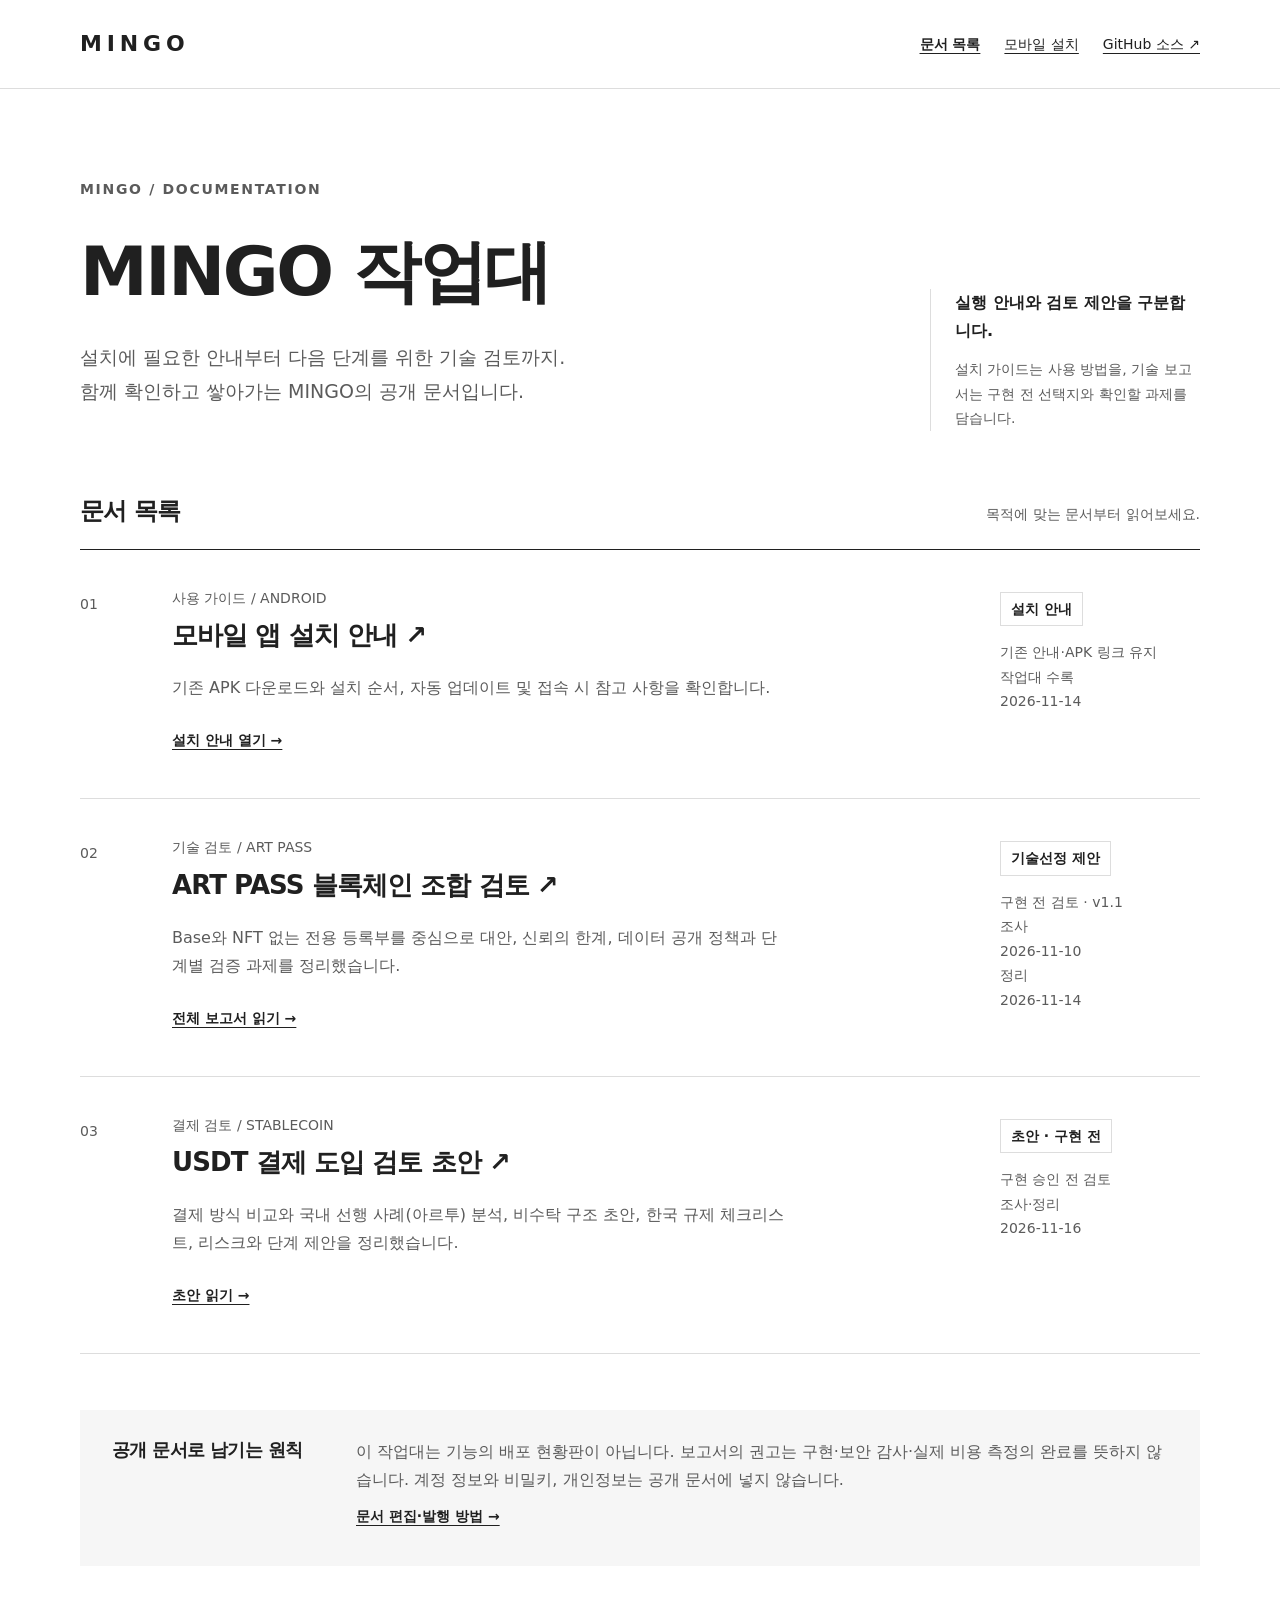
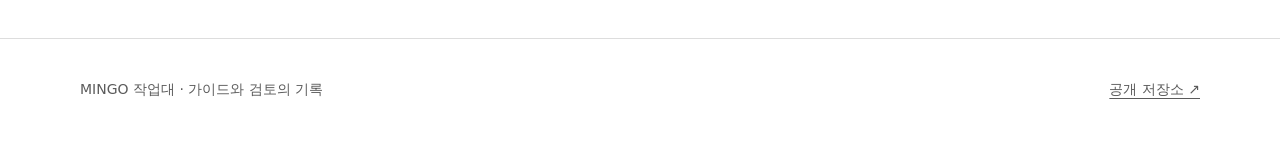
<file: index.html>
<!DOCTYPE html>
<html lang="ko">
<head>
<meta charset="utf-8">
<meta name="viewport" content="width=device-width, initial-scale=1">
<title>MINGO 작업대 · 가이드와 기술 검토</title>
<meta name="description" content="MINGO 모바일 설치 안내, ART PASS 블록체인 기술 검토, USDT 결제 도입 검토 초안을 한곳에서 확인하세요.">
<link rel="stylesheet" href="assets/workbench.css">
</head>
<body>
<a class="skip" href="#main">본문으로 건너뛰기</a>
<header class="site-header"><div class="shell header-inner">
<a class="brand" href="index.html" aria-label="MINGO 작업대 홈">MINGO</a>
<nav class="site-nav" aria-label="주요 메뉴"><a href="#documents" aria-current="page">문서 목록</a><a href="mobile.html">모바일 설치</a><a href="https://github.com/choihyeonmuk/mingo-mobile-guide">GitHub 소스 ↗</a></nav>
</div></header>
<main id="main" class="shell">
<section class="hero" aria-labelledby="hub-title">
<div><p class="eyebrow">MINGO / DOCUMENTATION</p><h1 id="hub-title">MINGO 작업대</h1><p class="lede">설치에 필요한 안내부터 다음 단계를 위한 기술 검토까지.<br>함께 확인하고 쌓아가는 MINGO의 공개 문서입니다.</p></div>
<aside class="hero-note" aria-label="문서 안내"><strong>실행 안내와 검토 제안을 구분합니다.</strong>설치 가이드는 사용 방법을, 기술 보고서는 구현 전 선택지와 확인할 과제를 담습니다.</aside>
</section>
<section id="documents" aria-labelledby="documents-title">
<div class="section-head"><h2 id="documents-title">문서 목록</h2><p>목적에 맞는 문서부터 읽어보세요.</p></div>
<article class="document-row">
<span class="document-number" aria-hidden="true">01</span>
<div><p class="category">사용 가이드 / ANDROID</p><h3><a href="mobile.html">모바일 앱 설치 안내 <span aria-hidden="true">↗</span></a></h3><p>기존 APK 다운로드와 설치 순서, 자동 업데이트 및 접속 시 참고 사항을 확인합니다.</p><a class="text-link" href="mobile.html">설치 안내 열기 →</a></div>
<div class="document-meta"><span class="status">설치 안내</span><p>기존 안내·APK 링크 유지<br>작업대 수록 <time datetime="2026-11-14">2026-11-14</time></p></div>
</article>
<article class="document-row">
<span class="document-number" aria-hidden="true">02</span>
<div><p class="category">기술 검토 / ART PASS</p><h3><a href="reports/blockchain.html">ART PASS 블록체인 조합 검토 <span aria-hidden="true">↗</span></a></h3><p>Base와 NFT 없는 전용 등록부를 중심으로 대안, 신뢰의 한계, 데이터 공개 정책과 단계별 검증 과제를 정리했습니다.</p><a class="text-link" href="reports/blockchain.html">전체 보고서 읽기 →</a></div>
<div class="document-meta"><span class="status">기술선정 제안</span><p>구현 전 검토 · v1.1<br>조사 <time datetime="2026-11-10">2026-11-10</time>정리 <time datetime="2026-11-14">2026-11-14</time></p></div>
</article>
<article class="document-row">
<span class="document-number" aria-hidden="true">03</span>
<div><p class="category">결제 검토 / STABLECOIN</p><h3><a href="reports/usdt-payment.html">USDT 결제 도입 검토 초안 <span aria-hidden="true">↗</span></a></h3><p>결제 방식 비교와 국내 선행 사례(아르투) 분석, 비수탁 구조 초안, 한국 규제 체크리스트, 리스크와 단계 제안을 정리했습니다.</p><a class="text-link" href="reports/usdt-payment.html">초안 읽기 →</a></div>
<div class="document-meta"><span class="status">초안 · 구현 전</span><p>구현 승인 전 검토<br>조사·정리 <time datetime="2026-11-16">2026-11-16</time></p></div>
</article>
</section>
<section class="publication-note" aria-labelledby="publication-title"><h2 id="publication-title">공개 문서로 남기는 원칙</h2><div><p>이 작업대는 기능의 배포 현황판이 아닙니다. 보고서의 권고는 구현·보안 감사·실제 비용 측정의 완료를 뜻하지 않습니다. 계정 정보와 비밀키, 개인정보는 공개 문서에 넣지 않습니다.</p><a class="text-link" href="README.md">문서 편집·발행 방법 →</a></div></section>
</main>
<footer class="site-footer"><div class="shell footer-inner"><p>MINGO 작업대 · 가이드와 검토의 기록</p><a href="https://github.com/choihyeonmuk/mingo-mobile-guide">공개 저장소 ↗</a></div></footer>
</body>
</html>
</file>
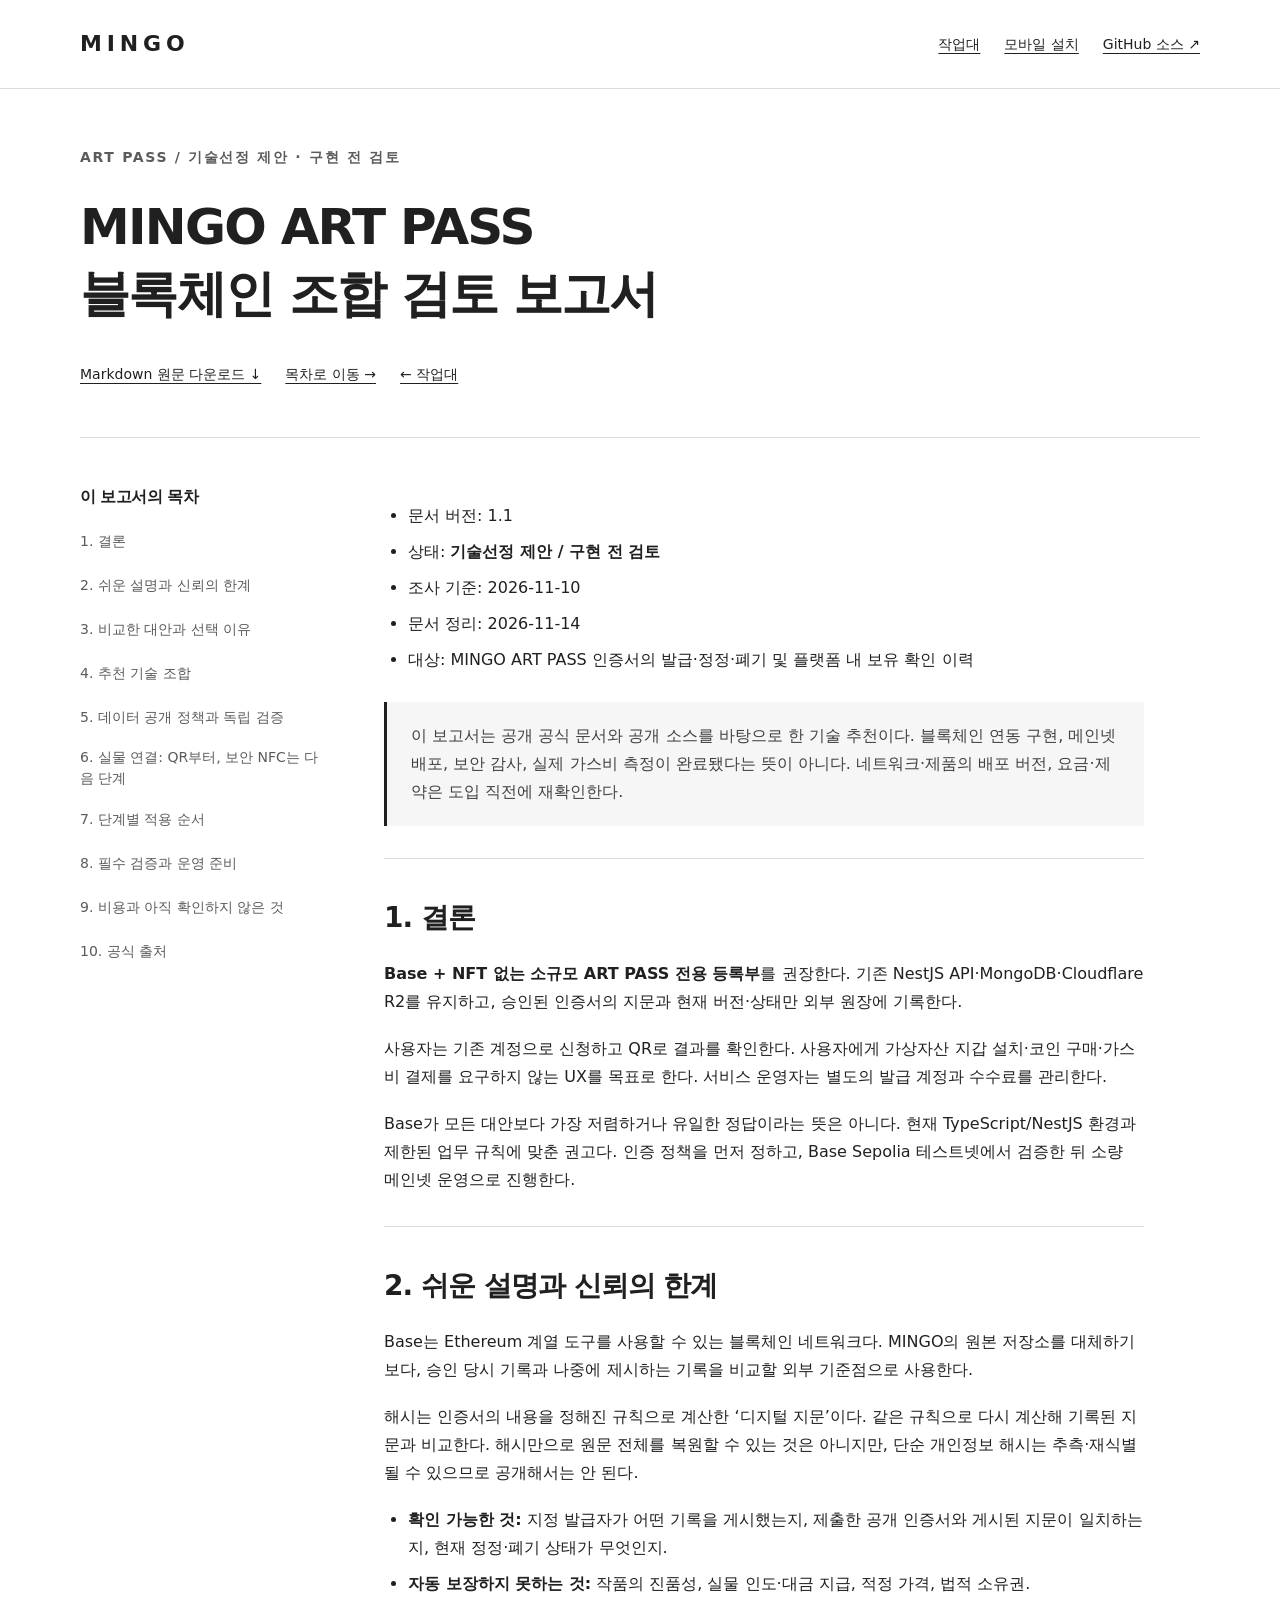
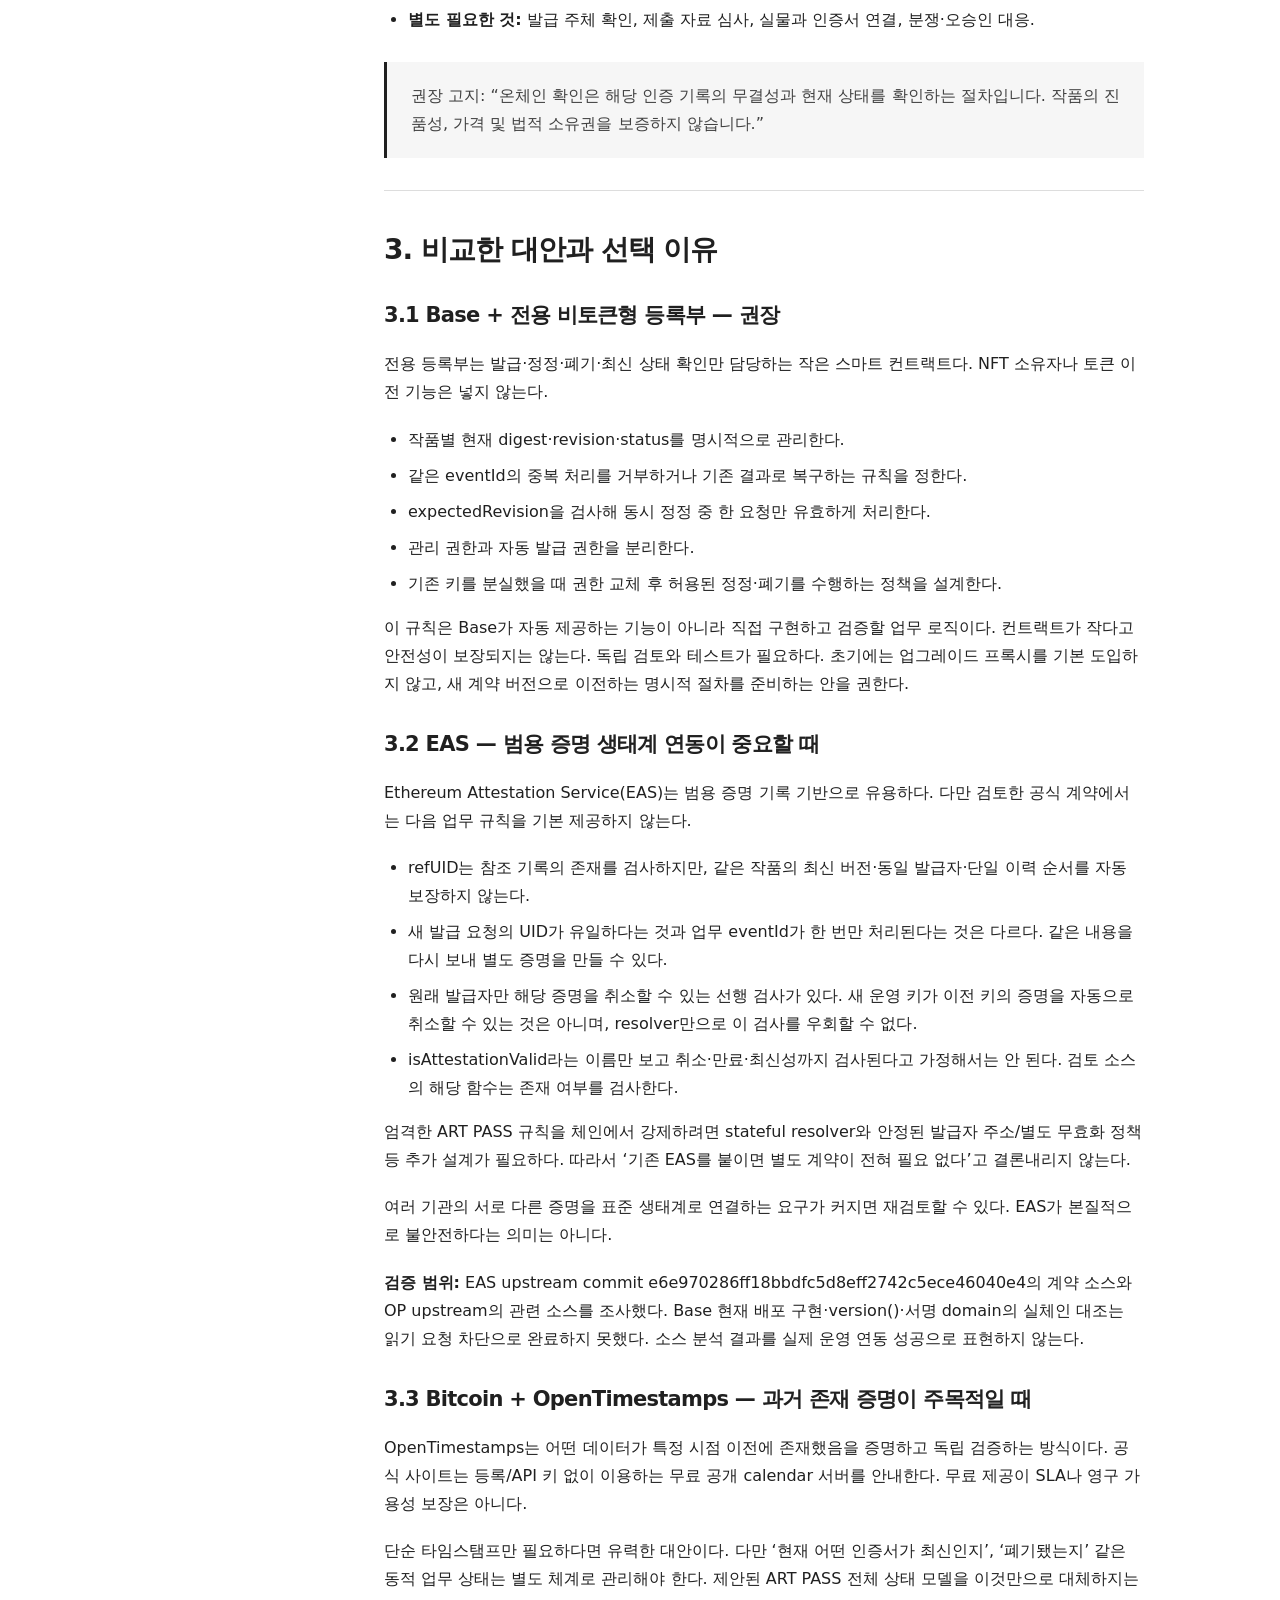
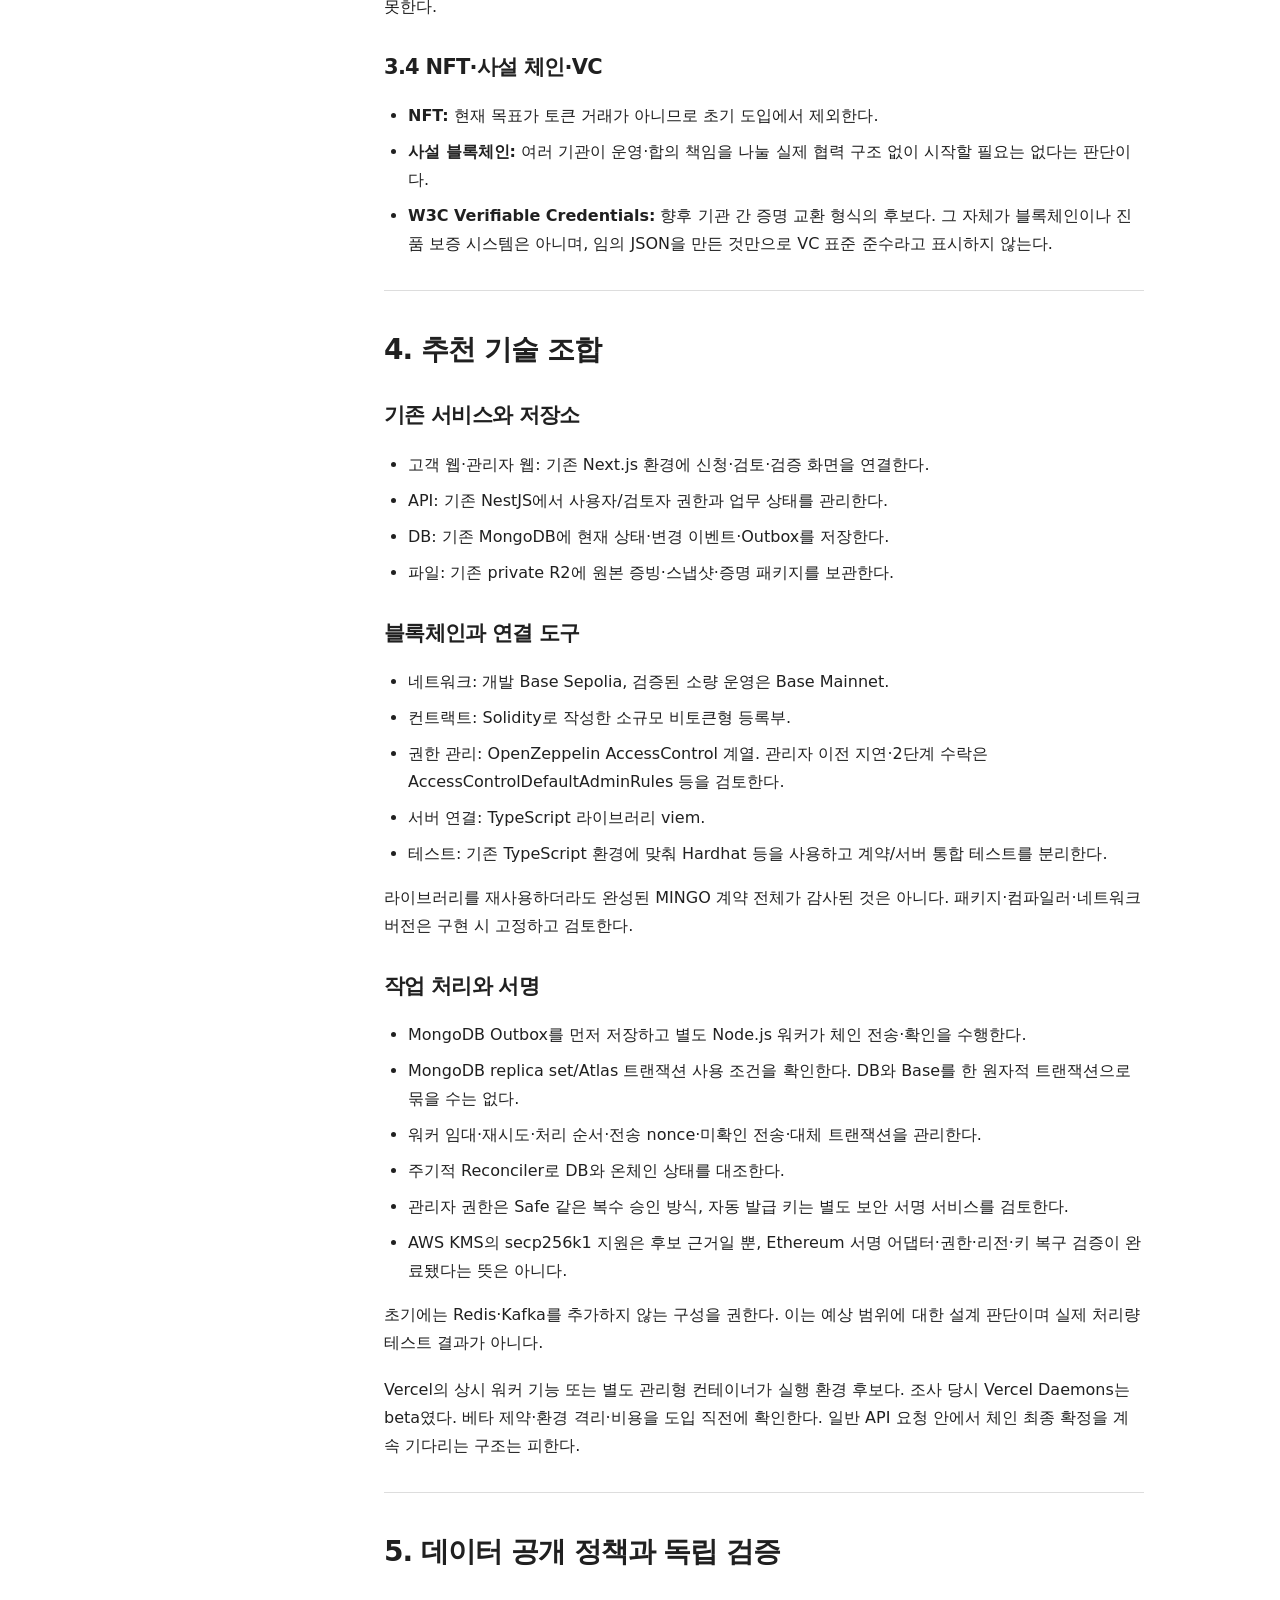
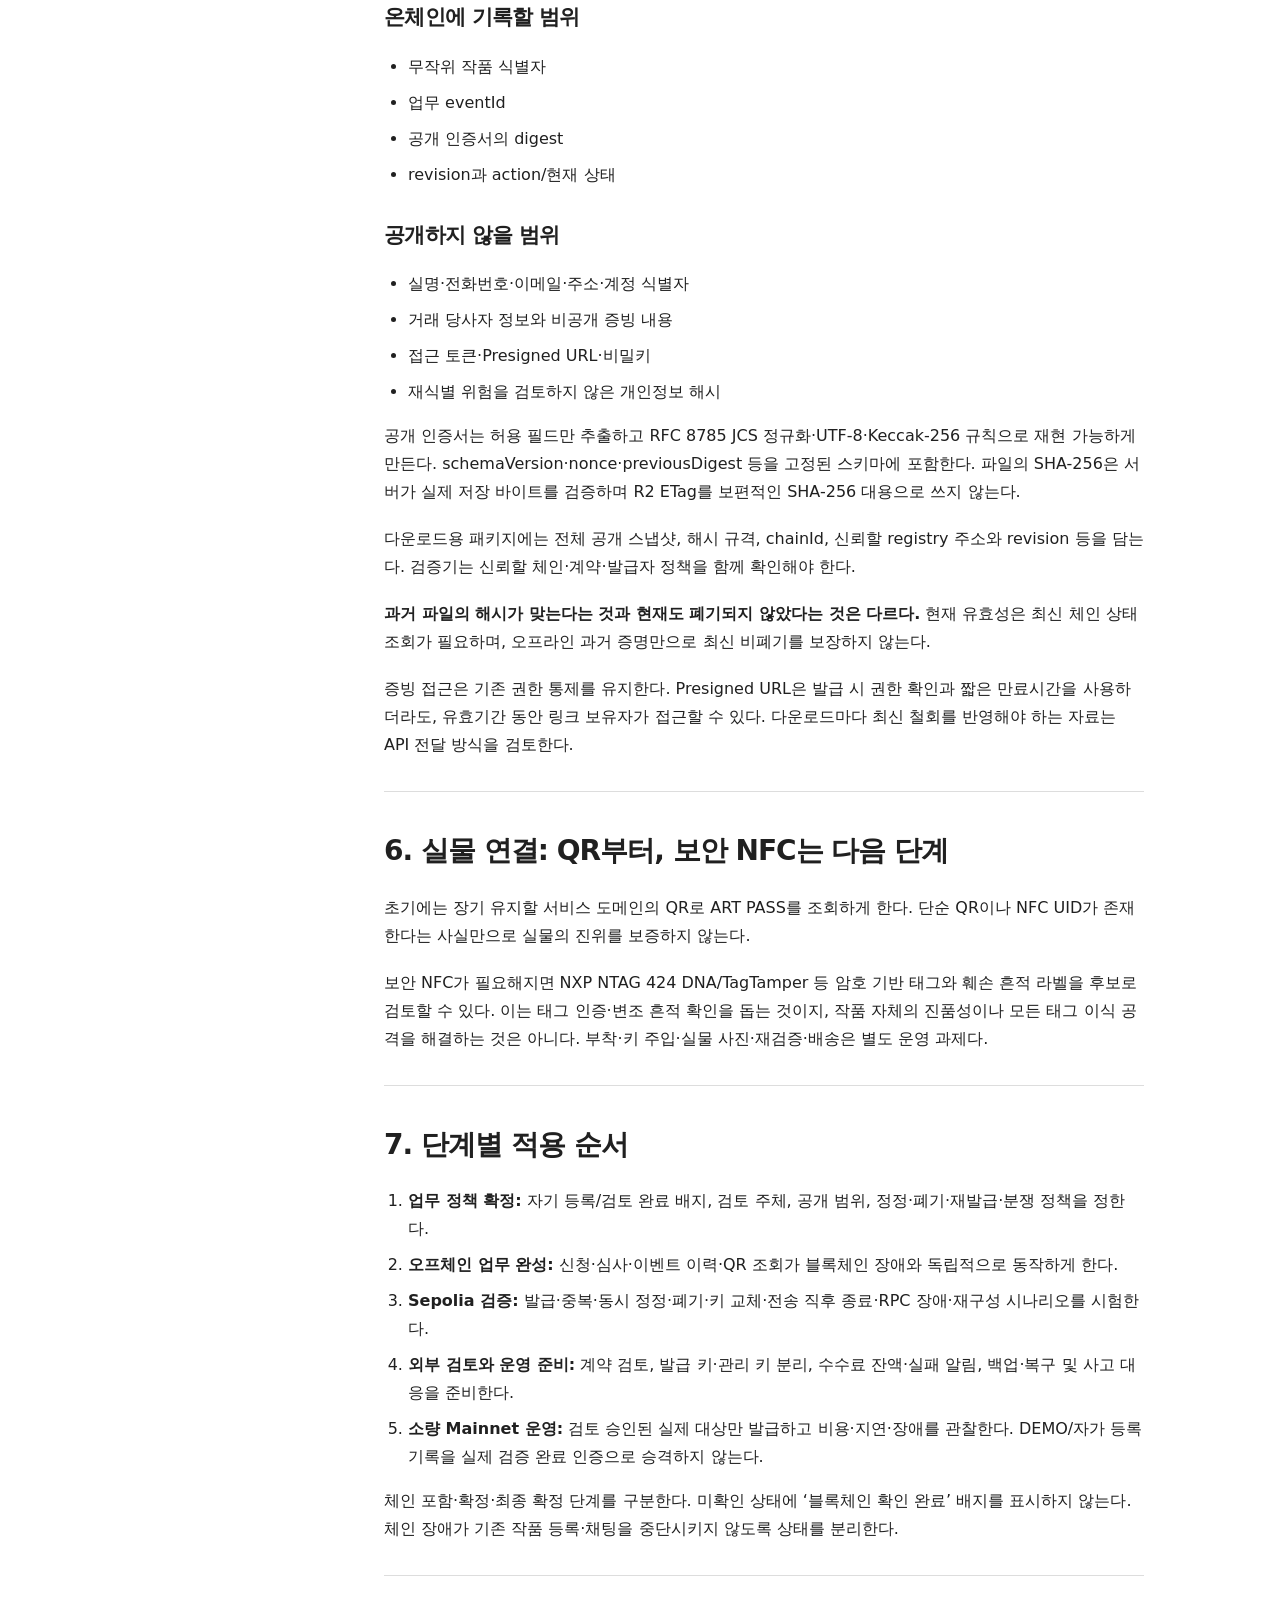
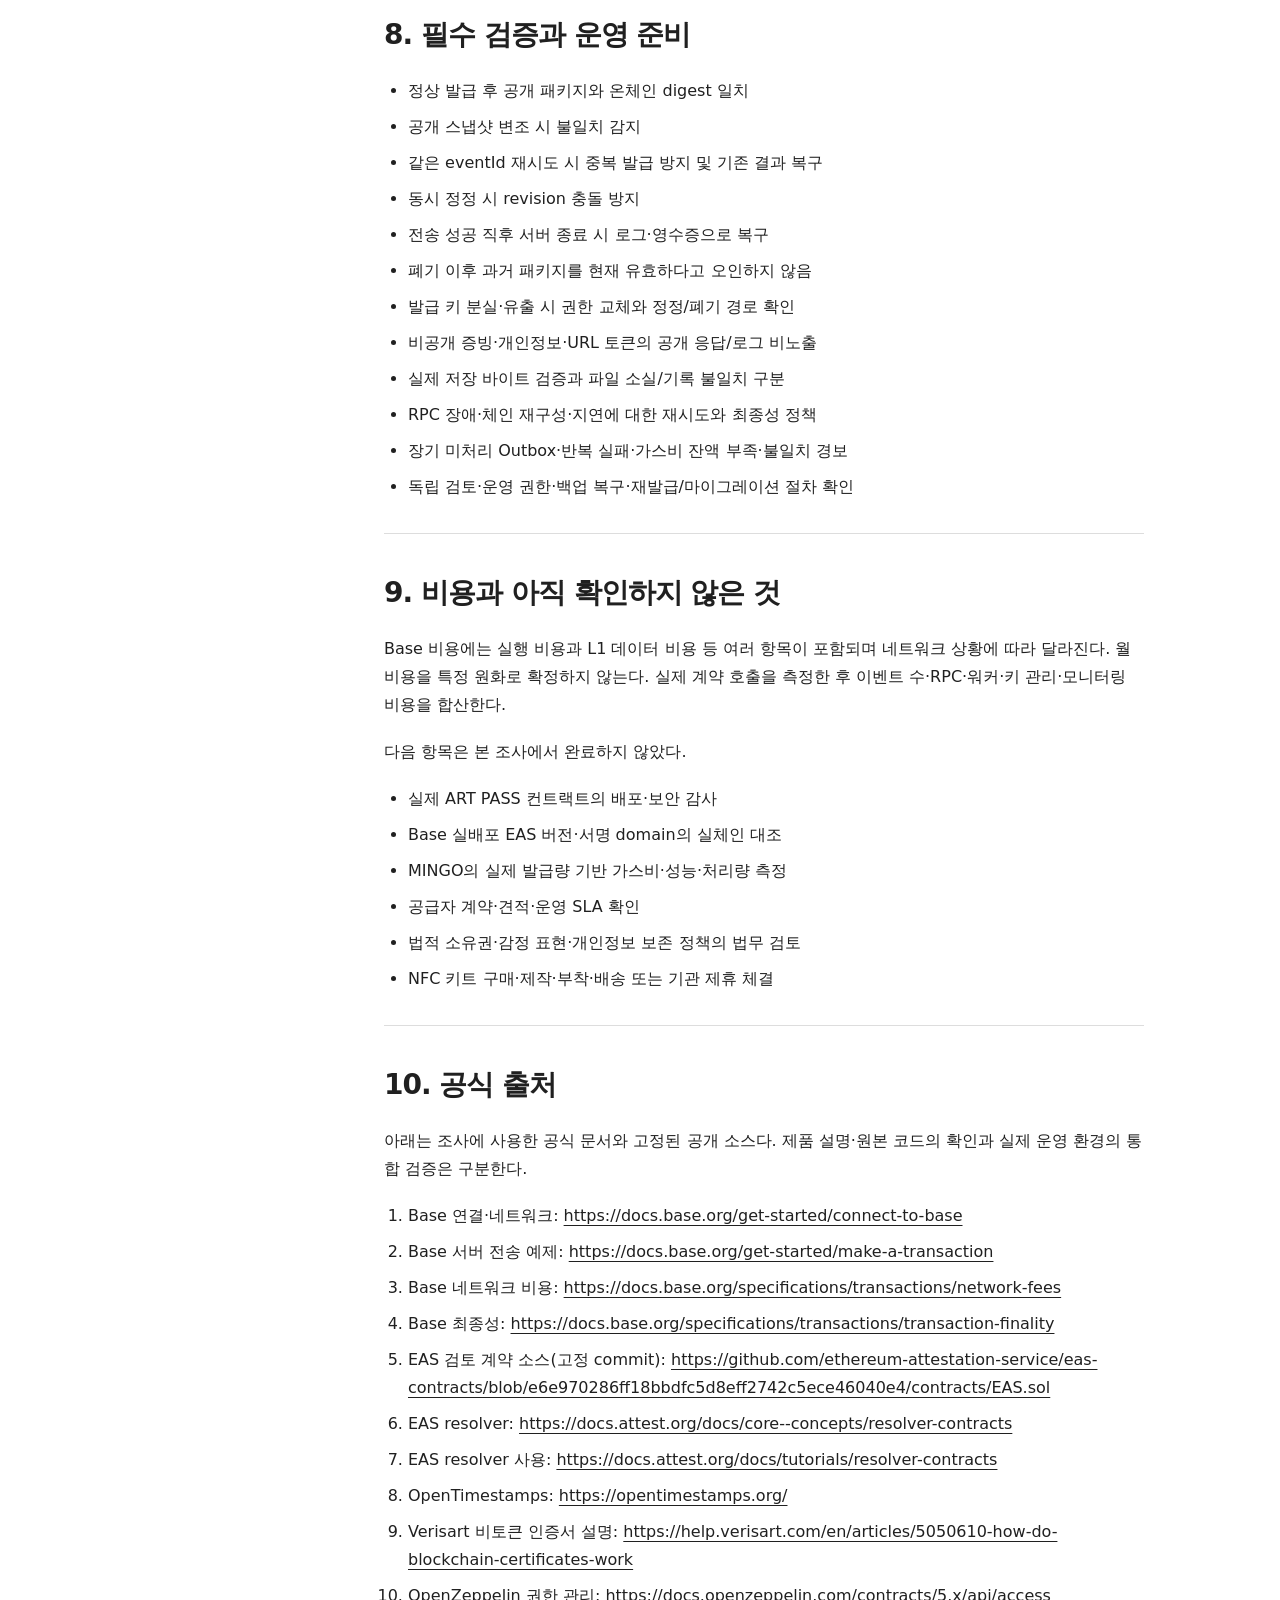
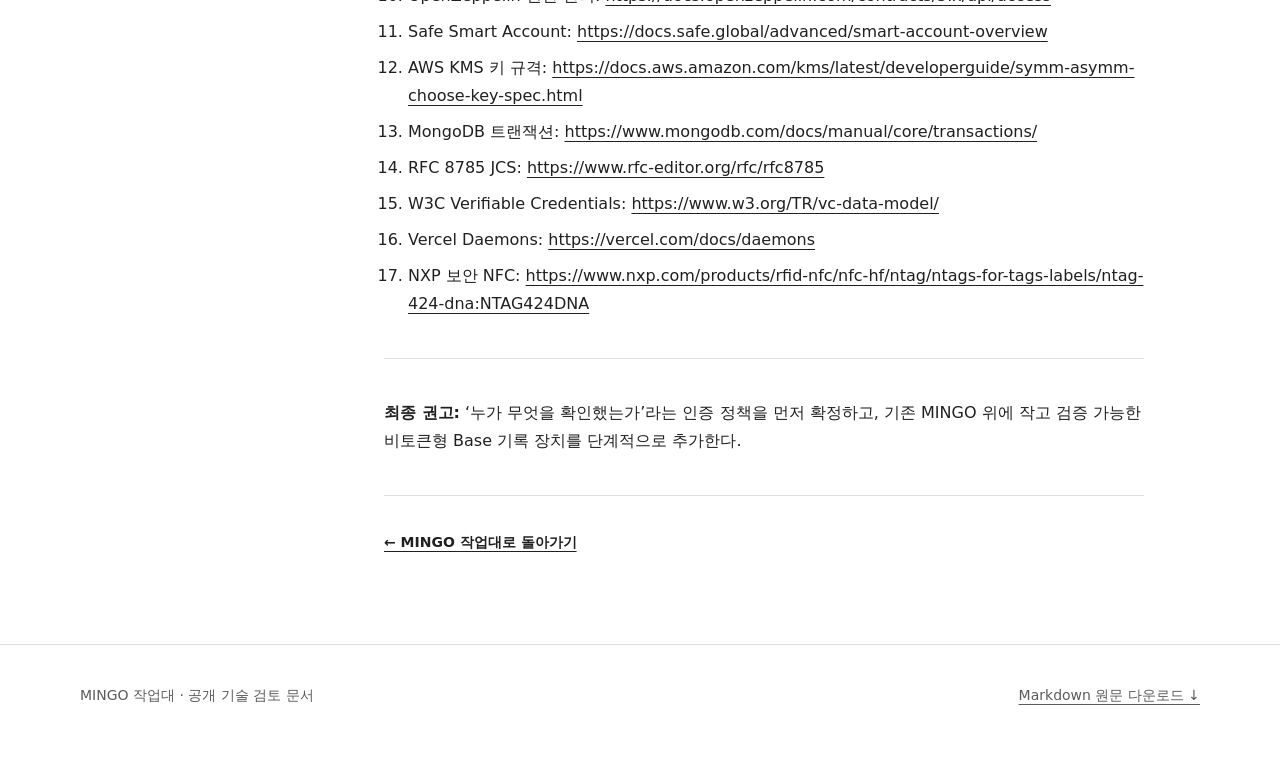
<file: reports/blockchain.html>
<!DOCTYPE html>
<!-- Generated by tools/render_report.py; edit the Markdown source instead. -->
<html lang="ko">
<head>
<meta charset="utf-8">
<meta name="viewport" content="width=device-width, initial-scale=1">
<title>MINGO ART PASS 블록체인 조합 검토 보고서 · MINGO 작업대</title>
<meta name="description" content="ART PASS를 위한 Base 비토큰형 등록부 권고, 대안과 신뢰의 한계, 구현 전 검증 과제를 정리한 기술선정 제안입니다.">
<link rel="stylesheet" href="../assets/workbench.css">
</head>
<body>
<a class="skip" href="#main">본문으로 건너뛰기</a>
<header class="site-header"><div class="shell header-inner">
<a class="brand" href="../index.html" aria-label="MINGO 작업대 홈">MINGO</a>
<nav class="site-nav" aria-label="주요 메뉴"><a href="../index.html">작업대</a><a href="../mobile.html">모바일 설치</a><a href="https://github.com/choihyeonmuk/mingo-mobile-guide">GitHub 소스 ↗</a></nav>
</div></header>
<main id="main" class="shell">
<div class="report-intro"><p class="eyebrow">ART PASS / 기술선정 제안 · 구현 전 검토</p>
<h1>MINGO ART PASS 블록체인 조합 검토 보고서</h1>
<div class="report-actions"><a href="mingo-art-pass-blockchain.md" download>Markdown 원문 다운로드 ↓</a><a href="#contents">목차로 이동 →</a><a href="../index.html">← 작업대</a></div>
</div>
<div class="report-layout">
<nav class="toc" id="contents" aria-labelledby="contents-title"><h2 id="contents-title">이 보고서의 목차</h2><ol>
<li><a href="#section-1">1. 결론</a></li>
<li><a href="#section-2">2. 쉬운 설명과 신뢰의 한계</a></li>
<li><a href="#section-3">3. 비교한 대안과 선택 이유</a></li>
<li><a href="#section-8">4. 추천 기술 조합</a></li>
<li><a href="#section-12">5. 데이터 공개 정책과 독립 검증</a></li>
<li><a href="#section-15">6. 실물 연결: QR부터, 보안 NFC는 다음 단계</a></li>
<li><a href="#section-16">7. 단계별 적용 순서</a></li>
<li><a href="#section-17">8. 필수 검증과 운영 준비</a></li>
<li><a href="#section-18">9. 비용과 아직 확인하지 않은 것</a></li>
<li><a href="#section-19">10. 공식 출처</a></li>
</ol></nav>
<article class="report-body" aria-label="보고서 전문">
<ul>
<li>문서 버전: 1.1</li>
<li>상태: <strong>기술선정 제안 / 구현 전 검토</strong></li>
<li>조사 기준: 2026-11-10</li>
<li>문서 정리: 2026-11-14</li>
<li>대상: MINGO ART PASS 인증서의 발급·정정·폐기 및 플랫폼 내 보유 확인 이력</li>
</ul>
<blockquote><p>이 보고서는 공개 공식 문서와 공개 소스를 바탕으로 한 기술 추천이다. 블록체인 연동 구현, 메인넷 배포, 보안 감사, 실제 가스비 측정이 완료됐다는 뜻이 아니다. 네트워크·제품의 배포 버전, 요금·제약은 도입 직전에 재확인한다.</p></blockquote>
<h2 id="section-1">1. 결론</h2>
<p><strong>Base + NFT 없는 소규모 ART PASS 전용 등록부</strong>를 권장한다. 기존 NestJS API·MongoDB·Cloudflare R2를 유지하고, 승인된 인증서의 지문과 현재 버전·상태만 외부 원장에 기록한다.</p>
<p>사용자는 기존 계정으로 신청하고 QR로 결과를 확인한다. 사용자에게 가상자산 지갑 설치·코인 구매·가스비 결제를 요구하지 않는 UX를 목표로 한다. 서비스 운영자는 별도의 발급 계정과 수수료를 관리한다.</p>
<p>Base가 모든 대안보다 가장 저렴하거나 유일한 정답이라는 뜻은 아니다. 현재 TypeScript/NestJS 환경과 제한된 업무 규칙에 맞춘 권고다. 인증 정책을 먼저 정하고, Base Sepolia 테스트넷에서 검증한 뒤 소량 메인넷 운영으로 진행한다.</p>
<h2 id="section-2">2. 쉬운 설명과 신뢰의 한계</h2>
<p>Base는 Ethereum 계열 도구를 사용할 수 있는 블록체인 네트워크다. MINGO의 원본 저장소를 대체하기보다, 승인 당시 기록과 나중에 제시하는 기록을 비교할 외부 기준점으로 사용한다.</p>
<p>해시는 인증서의 내용을 정해진 규칙으로 계산한 ‘디지털 지문’이다. 같은 규칙으로 다시 계산해 기록된 지문과 비교한다. 해시만으로 원문 전체를 복원할 수 있는 것은 아니지만, 단순 개인정보 해시는 추측·재식별될 수 있으므로 공개해서는 안 된다.</p>
<ul>
<li><strong>확인 가능한 것:</strong> 지정 발급자가 어떤 기록을 게시했는지, 제출한 공개 인증서와 게시된 지문이 일치하는지, 현재 정정·폐기 상태가 무엇인지.</li>
<li><strong>자동 보장하지 못하는 것:</strong> 작품의 진품성, 실물 인도·대금 지급, 적정 가격, 법적 소유권.</li>
<li><strong>별도 필요한 것:</strong> 발급 주체 확인, 제출 자료 심사, 실물과 인증서 연결, 분쟁·오승인 대응.</li>
</ul>
<blockquote><p>권장 고지: “온체인 확인은 해당 인증 기록의 무결성과 현재 상태를 확인하는 절차입니다. 작품의 진품성, 가격 및 법적 소유권을 보증하지 않습니다.”</p></blockquote>
<h2 id="section-3">3. 비교한 대안과 선택 이유</h2>
<h3 id="section-4">3.1 Base + 전용 비토큰형 등록부 — 권장</h3>
<p>전용 등록부는 발급·정정·폐기·최신 상태 확인만 담당하는 작은 스마트 컨트랙트다. NFT 소유자나 토큰 이전 기능은 넣지 않는다.</p>
<ul>
<li>작품별 현재 digest·revision·status를 명시적으로 관리한다.</li>
<li>같은 eventId의 중복 처리를 거부하거나 기존 결과로 복구하는 규칙을 정한다.</li>
<li>expectedRevision을 검사해 동시 정정 중 한 요청만 유효하게 처리한다.</li>
<li>관리 권한과 자동 발급 권한을 분리한다.</li>
<li>기존 키를 분실했을 때 권한 교체 후 허용된 정정·폐기를 수행하는 정책을 설계한다.</li>
</ul>
<p>이 규칙은 Base가 자동 제공하는 기능이 아니라 직접 구현하고 검증할 업무 로직이다. 컨트랙트가 작다고 안전성이 보장되지는 않는다. 독립 검토와 테스트가 필요하다. 초기에는 업그레이드 프록시를 기본 도입하지 않고, 새 계약 버전으로 이전하는 명시적 절차를 준비하는 안을 권한다.</p>
<h3 id="section-5">3.2 EAS — 범용 증명 생태계 연동이 중요할 때</h3>
<p>Ethereum Attestation Service(EAS)는 범용 증명 기록 기반으로 유용하다. 다만 검토한 공식 계약에서는 다음 업무 규칙을 기본 제공하지 않는다.</p>
<ul>
<li>refUID는 참조 기록의 존재를 검사하지만, 같은 작품의 최신 버전·동일 발급자·단일 이력 순서를 자동 보장하지 않는다.</li>
<li>새 발급 요청의 UID가 유일하다는 것과 업무 eventId가 한 번만 처리된다는 것은 다르다. 같은 내용을 다시 보내 별도 증명을 만들 수 있다.</li>
<li>원래 발급자만 해당 증명을 취소할 수 있는 선행 검사가 있다. 새 운영 키가 이전 키의 증명을 자동으로 취소할 수 있는 것은 아니며, resolver만으로 이 검사를 우회할 수 없다.</li>
<li>isAttestationValid라는 이름만 보고 취소·만료·최신성까지 검사된다고 가정해서는 안 된다. 검토 소스의 해당 함수는 존재 여부를 검사한다.</li>
</ul>
<p>엄격한 ART PASS 규칙을 체인에서 강제하려면 stateful resolver와 안정된 발급자 주소/별도 무효화 정책 등 추가 설계가 필요하다. 따라서 ‘기존 EAS를 붙이면 별도 계약이 전혀 필요 없다’고 결론내리지 않는다.</p>
<p>여러 기관의 서로 다른 증명을 표준 생태계로 연결하는 요구가 커지면 재검토할 수 있다. EAS가 본질적으로 불안전하다는 의미는 아니다.</p>
<p><strong>검증 범위:</strong> EAS upstream commit e6e970286ff18bbdfc5d8eff2742c5ece46040e4의 계약 소스와 OP upstream의 관련 소스를 조사했다. Base 현재 배포 구현·version()·서명 domain의 실체인 대조는 읽기 요청 차단으로 완료하지 못했다. 소스 분석 결과를 실제 운영 연동 성공으로 표현하지 않는다.</p>
<h3 id="section-6">3.3 Bitcoin + OpenTimestamps — 과거 존재 증명이 주목적일 때</h3>
<p>OpenTimestamps는 어떤 데이터가 특정 시점 이전에 존재했음을 증명하고 독립 검증하는 방식이다. 공식 사이트는 등록/API 키 없이 이용하는 무료 공개 calendar 서버를 안내한다. 무료 제공이 SLA나 영구 가용성 보장은 아니다.</p>
<p>단순 타임스탬프만 필요하다면 유력한 대안이다. 다만 ‘현재 어떤 인증서가 최신인지’, ‘폐기됐는지’ 같은 동적 업무 상태는 별도 체계로 관리해야 한다. 제안된 ART PASS 전체 상태 모델을 이것만으로 대체하지는 못한다.</p>
<h3 id="section-7">3.4 NFT·사설 체인·VC</h3>
<ul>
<li><strong>NFT:</strong> 현재 목표가 토큰 거래가 아니므로 초기 도입에서 제외한다.</li>
<li><strong>사설 블록체인:</strong> 여러 기관이 운영·합의 책임을 나눌 실제 협력 구조 없이 시작할 필요는 없다는 판단이다.</li>
<li><strong>W3C Verifiable Credentials:</strong> 향후 기관 간 증명 교환 형식의 후보다. 그 자체가 블록체인이나 진품 보증 시스템은 아니며, 임의 JSON을 만든 것만으로 VC 표준 준수라고 표시하지 않는다.</li>
</ul>
<h2 id="section-8">4. 추천 기술 조합</h2>
<h3 id="section-9">기존 서비스와 저장소</h3>
<ul>
<li>고객 웹·관리자 웹: 기존 Next.js 환경에 신청·검토·검증 화면을 연결한다.</li>
<li>API: 기존 NestJS에서 사용자/검토자 권한과 업무 상태를 관리한다.</li>
<li>DB: 기존 MongoDB에 현재 상태·변경 이벤트·Outbox를 저장한다.</li>
<li>파일: 기존 private R2에 원본 증빙·스냅샷·증명 패키지를 보관한다.</li>
</ul>
<h3 id="section-10">블록체인과 연결 도구</h3>
<ul>
<li>네트워크: 개발 Base Sepolia, 검증된 소량 운영은 Base Mainnet.</li>
<li>컨트랙트: Solidity로 작성한 소규모 비토큰형 등록부.</li>
<li>권한 관리: OpenZeppelin AccessControl 계열. 관리자 이전 지연·2단계 수락은 AccessControlDefaultAdminRules 등을 검토한다.</li>
<li>서버 연결: TypeScript 라이브러리 viem.</li>
<li>테스트: 기존 TypeScript 환경에 맞춰 Hardhat 등을 사용하고 계약/서버 통합 테스트를 분리한다.</li>
</ul>
<p>라이브러리를 재사용하더라도 완성된 MINGO 계약 전체가 감사된 것은 아니다. 패키지·컴파일러·네트워크 버전은 구현 시 고정하고 검토한다.</p>
<h3 id="section-11">작업 처리와 서명</h3>
<ul>
<li>MongoDB Outbox를 먼저 저장하고 별도 Node.js 워커가 체인 전송·확인을 수행한다.</li>
<li>MongoDB replica set/Atlas 트랜잭션 사용 조건을 확인한다. DB와 Base를 한 원자적 트랜잭션으로 묶을 수는 없다.</li>
<li>워커 임대·재시도·처리 순서·전송 nonce·미확인 전송·대체 트랜잭션을 관리한다.</li>
<li>주기적 Reconciler로 DB와 온체인 상태를 대조한다.</li>
<li>관리자 권한은 Safe 같은 복수 승인 방식, 자동 발급 키는 별도 보안 서명 서비스를 검토한다.</li>
<li>AWS KMS의 secp256k1 지원은 후보 근거일 뿐, Ethereum 서명 어댑터·권한·리전·키 복구 검증이 완료됐다는 뜻은 아니다.</li>
</ul>
<p>초기에는 Redis·Kafka를 추가하지 않는 구성을 권한다. 이는 예상 범위에 대한 설계 판단이며 실제 처리량 테스트 결과가 아니다.</p>
<p>Vercel의 상시 워커 기능 또는 별도 관리형 컨테이너가 실행 환경 후보다. 조사 당시 Vercel Daemons는 beta였다. 베타 제약·환경 격리·비용을 도입 직전에 확인한다. 일반 API 요청 안에서 체인 최종 확정을 계속 기다리는 구조는 피한다.</p>
<h2 id="section-12">5. 데이터 공개 정책과 독립 검증</h2>
<h3 id="section-13">온체인에 기록할 범위</h3>
<ul>
<li>무작위 작품 식별자</li>
<li>업무 eventId</li>
<li>공개 인증서의 digest</li>
<li>revision과 action/현재 상태</li>
</ul>
<h3 id="section-14">공개하지 않을 범위</h3>
<ul>
<li>실명·전화번호·이메일·주소·계정 식별자</li>
<li>거래 당사자 정보와 비공개 증빙 내용</li>
<li>접근 토큰·Presigned URL·비밀키</li>
<li>재식별 위험을 검토하지 않은 개인정보 해시</li>
</ul>
<p>공개 인증서는 허용 필드만 추출하고 RFC 8785 JCS 정규화·UTF-8·Keccak-256 규칙으로 재현 가능하게 만든다. schemaVersion·nonce·previousDigest 등을 고정된 스키마에 포함한다. 파일의 SHA-256은 서버가 실제 저장 바이트를 검증하며 R2 ETag를 보편적인 SHA-256 대용으로 쓰지 않는다.</p>
<p>다운로드용 패키지에는 전체 공개 스냅샷, 해시 규격, chainId, 신뢰할 registry 주소와 revision 등을 담는다. 검증기는 신뢰할 체인·계약·발급자 정책을 함께 확인해야 한다.</p>
<p><strong>과거 파일의 해시가 맞는다는 것과 현재도 폐기되지 않았다는 것은 다르다.</strong> 현재 유효성은 최신 체인 상태 조회가 필요하며, 오프라인 과거 증명만으로 최신 비폐기를 보장하지 않는다.</p>
<p>증빙 접근은 기존 권한 통제를 유지한다. Presigned URL은 발급 시 권한 확인과 짧은 만료시간을 사용하더라도, 유효기간 동안 링크 보유자가 접근할 수 있다. 다운로드마다 최신 철회를 반영해야 하는 자료는 API 전달 방식을 검토한다.</p>
<h2 id="section-15">6. 실물 연결: QR부터, 보안 NFC는 다음 단계</h2>
<p>초기에는 장기 유지할 서비스 도메인의 QR로 ART PASS를 조회하게 한다. 단순 QR이나 NFC UID가 존재한다는 사실만으로 실물의 진위를 보증하지 않는다.</p>
<p>보안 NFC가 필요해지면 NXP NTAG 424 DNA/TagTamper 등 암호 기반 태그와 훼손 흔적 라벨을 후보로 검토할 수 있다. 이는 태그 인증·변조 흔적 확인을 돕는 것이지, 작품 자체의 진품성이나 모든 태그 이식 공격을 해결하는 것은 아니다. 부착·키 주입·실물 사진·재검증·배송은 별도 운영 과제다.</p>
<h2 id="section-16">7. 단계별 적용 순서</h2>
<ol>
<li><strong>업무 정책 확정:</strong> 자기 등록/검토 완료 배지, 검토 주체, 공개 범위, 정정·폐기·재발급·분쟁 정책을 정한다.</li>
<li><strong>오프체인 업무 완성:</strong> 신청·심사·이벤트 이력·QR 조회가 블록체인 장애와 독립적으로 동작하게 한다.</li>
<li><strong>Sepolia 검증:</strong> 발급·중복·동시 정정·폐기·키 교체·전송 직후 종료·RPC 장애·재구성 시나리오를 시험한다.</li>
<li><strong>외부 검토와 운영 준비:</strong> 계약 검토, 발급 키·관리 키 분리, 수수료 잔액·실패 알림, 백업·복구 및 사고 대응을 준비한다.</li>
<li><strong>소량 Mainnet 운영:</strong> 검토 승인된 실제 대상만 발급하고 비용·지연·장애를 관찰한다. DEMO/자가 등록 기록을 실제 검증 완료 인증으로 승격하지 않는다.</li>
</ol>
<p>체인 포함·확정·최종 확정 단계를 구분한다. 미확인 상태에 ‘블록체인 확인 완료’ 배지를 표시하지 않는다. 체인 장애가 기존 작품 등록·채팅을 중단시키지 않도록 상태를 분리한다.</p>
<h2 id="section-17">8. 필수 검증과 운영 준비</h2>
<ul>
<li>정상 발급 후 공개 패키지와 온체인 digest 일치</li>
<li>공개 스냅샷 변조 시 불일치 감지</li>
<li>같은 eventId 재시도 시 중복 발급 방지 및 기존 결과 복구</li>
<li>동시 정정 시 revision 충돌 방지</li>
<li>전송 성공 직후 서버 종료 시 로그·영수증으로 복구</li>
<li>폐기 이후 과거 패키지를 현재 유효하다고 오인하지 않음</li>
<li>발급 키 분실·유출 시 권한 교체와 정정/폐기 경로 확인</li>
<li>비공개 증빙·개인정보·URL 토큰의 공개 응답/로그 비노출</li>
<li>실제 저장 바이트 검증과 파일 소실/기록 불일치 구분</li>
<li>RPC 장애·체인 재구성·지연에 대한 재시도와 최종성 정책</li>
<li>장기 미처리 Outbox·반복 실패·가스비 잔액 부족·불일치 경보</li>
<li>독립 검토·운영 권한·백업 복구·재발급/마이그레이션 절차 확인</li>
</ul>
<h2 id="section-18">9. 비용과 아직 확인하지 않은 것</h2>
<p>Base 비용에는 실행 비용과 L1 데이터 비용 등 여러 항목이 포함되며 네트워크 상황에 따라 달라진다. 월 비용을 특정 원화로 확정하지 않는다. 실제 계약 호출을 측정한 후 이벤트 수·RPC·워커·키 관리·모니터링 비용을 합산한다.</p>
<p>다음 항목은 본 조사에서 완료하지 않았다.</p>
<ul>
<li>실제 ART PASS 컨트랙트의 배포·보안 감사</li>
<li>Base 실배포 EAS 버전·서명 domain의 실체인 대조</li>
<li>MINGO의 실제 발급량 기반 가스비·성능·처리량 측정</li>
<li>공급자 계약·견적·운영 SLA 확인</li>
<li>법적 소유권·감정 표현·개인정보 보존 정책의 법무 검토</li>
<li>NFC 키트 구매·제작·부착·배송 또는 기관 제휴 체결</li>
</ul>
<h2 id="section-19">10. 공식 출처</h2>
<p>아래는 조사에 사용한 공식 문서와 고정된 공개 소스다. 제품 설명·원본 코드의 확인과 실제 운영 환경의 통합 검증은 구분한다.</p>
<ol>
<li>Base 연결·네트워크: <a href="https://docs.base.org/get-started/connect-to-base">https://docs.base.org/get-started/connect-to-base</a></li>
<li>Base 서버 전송 예제: <a href="https://docs.base.org/get-started/make-a-transaction">https://docs.base.org/get-started/make-a-transaction</a></li>
<li>Base 네트워크 비용: <a href="https://docs.base.org/specifications/transactions/network-fees">https://docs.base.org/specifications/transactions/network-fees</a></li>
<li>Base 최종성: <a href="https://docs.base.org/specifications/transactions/transaction-finality">https://docs.base.org/specifications/transactions/transaction-finality</a></li>
<li>EAS 검토 계약 소스(고정 commit): <a href="https://github.com/ethereum-attestation-service/eas-contracts/blob/e6e970286ff18bbdfc5d8eff2742c5ece46040e4/contracts/EAS.sol">https://github.com/ethereum-attestation-service/eas-contracts/blob/e6e970286ff18bbdfc5d8eff2742c5ece46040e4/contracts/EAS.sol</a></li>
<li>EAS resolver: <a href="https://docs.attest.org/docs/core--concepts/resolver-contracts">https://docs.attest.org/docs/core--concepts/resolver-contracts</a></li>
<li>EAS resolver 사용: <a href="https://docs.attest.org/docs/tutorials/resolver-contracts">https://docs.attest.org/docs/tutorials/resolver-contracts</a></li>
<li>OpenTimestamps: <a href="https://opentimestamps.org/">https://opentimestamps.org/</a></li>
<li>Verisart 비토큰 인증서 설명: <a href="https://help.verisart.com/en/articles/5050610-how-do-blockchain-certificates-work">https://help.verisart.com/en/articles/5050610-how-do-blockchain-certificates-work</a></li>
<li>OpenZeppelin 권한 관리: <a href="https://docs.openzeppelin.com/contracts/5.x/api/access">https://docs.openzeppelin.com/contracts/5.x/api/access</a></li>
<li>Safe Smart Account: <a href="https://docs.safe.global/advanced/smart-account-overview">https://docs.safe.global/advanced/smart-account-overview</a></li>
<li>AWS KMS 키 규격: <a href="https://docs.aws.amazon.com/kms/latest/developerguide/symm-asymm-choose-key-spec.html">https://docs.aws.amazon.com/kms/latest/developerguide/symm-asymm-choose-key-spec.html</a></li>
<li>MongoDB 트랜잭션: <a href="https://www.mongodb.com/docs/manual/core/transactions/">https://www.mongodb.com/docs/manual/core/transactions/</a></li>
<li>RFC 8785 JCS: <a href="https://www.rfc-editor.org/rfc/rfc8785">https://www.rfc-editor.org/rfc/rfc8785</a></li>
<li>W3C Verifiable Credentials: <a href="https://www.w3.org/TR/vc-data-model/">https://www.w3.org/TR/vc-data-model/</a></li>
<li>Vercel Daemons: <a href="https://vercel.com/docs/daemons">https://vercel.com/docs/daemons</a></li>
<li>NXP 보안 NFC: <a href="https://www.nxp.com/products/rfid-nfc/nfc-hf/ntag/ntags-for-tags-labels/ntag-424-dna:NTAG424DNA">https://www.nxp.com/products/rfid-nfc/nfc-hf/ntag/ntags-for-tags-labels/ntag-424-dna:NTAG424DNA</a></li>
</ol>
<hr>
<p><strong>최종 권고:</strong> ‘누가 무엇을 확인했는가’라는 인증 정책을 먼저 확정하고, 기존 MINGO 위에 작고 검증 가능한 비토큰형 Base 기록 장치를 단계적으로 추가한다.</p>
<div class="report-end"><a class="text-link" href="../index.html">← MINGO 작업대로 돌아가기</a></div>
</article>
</div>
</main>
<footer class="site-footer"><div class="shell footer-inner"><p>MINGO 작업대 · 공개 기술 검토 문서</p><a href="mingo-art-pass-blockchain.md" download>Markdown 원문 다운로드 ↓</a></div></footer>
</body>
</html>
</file>
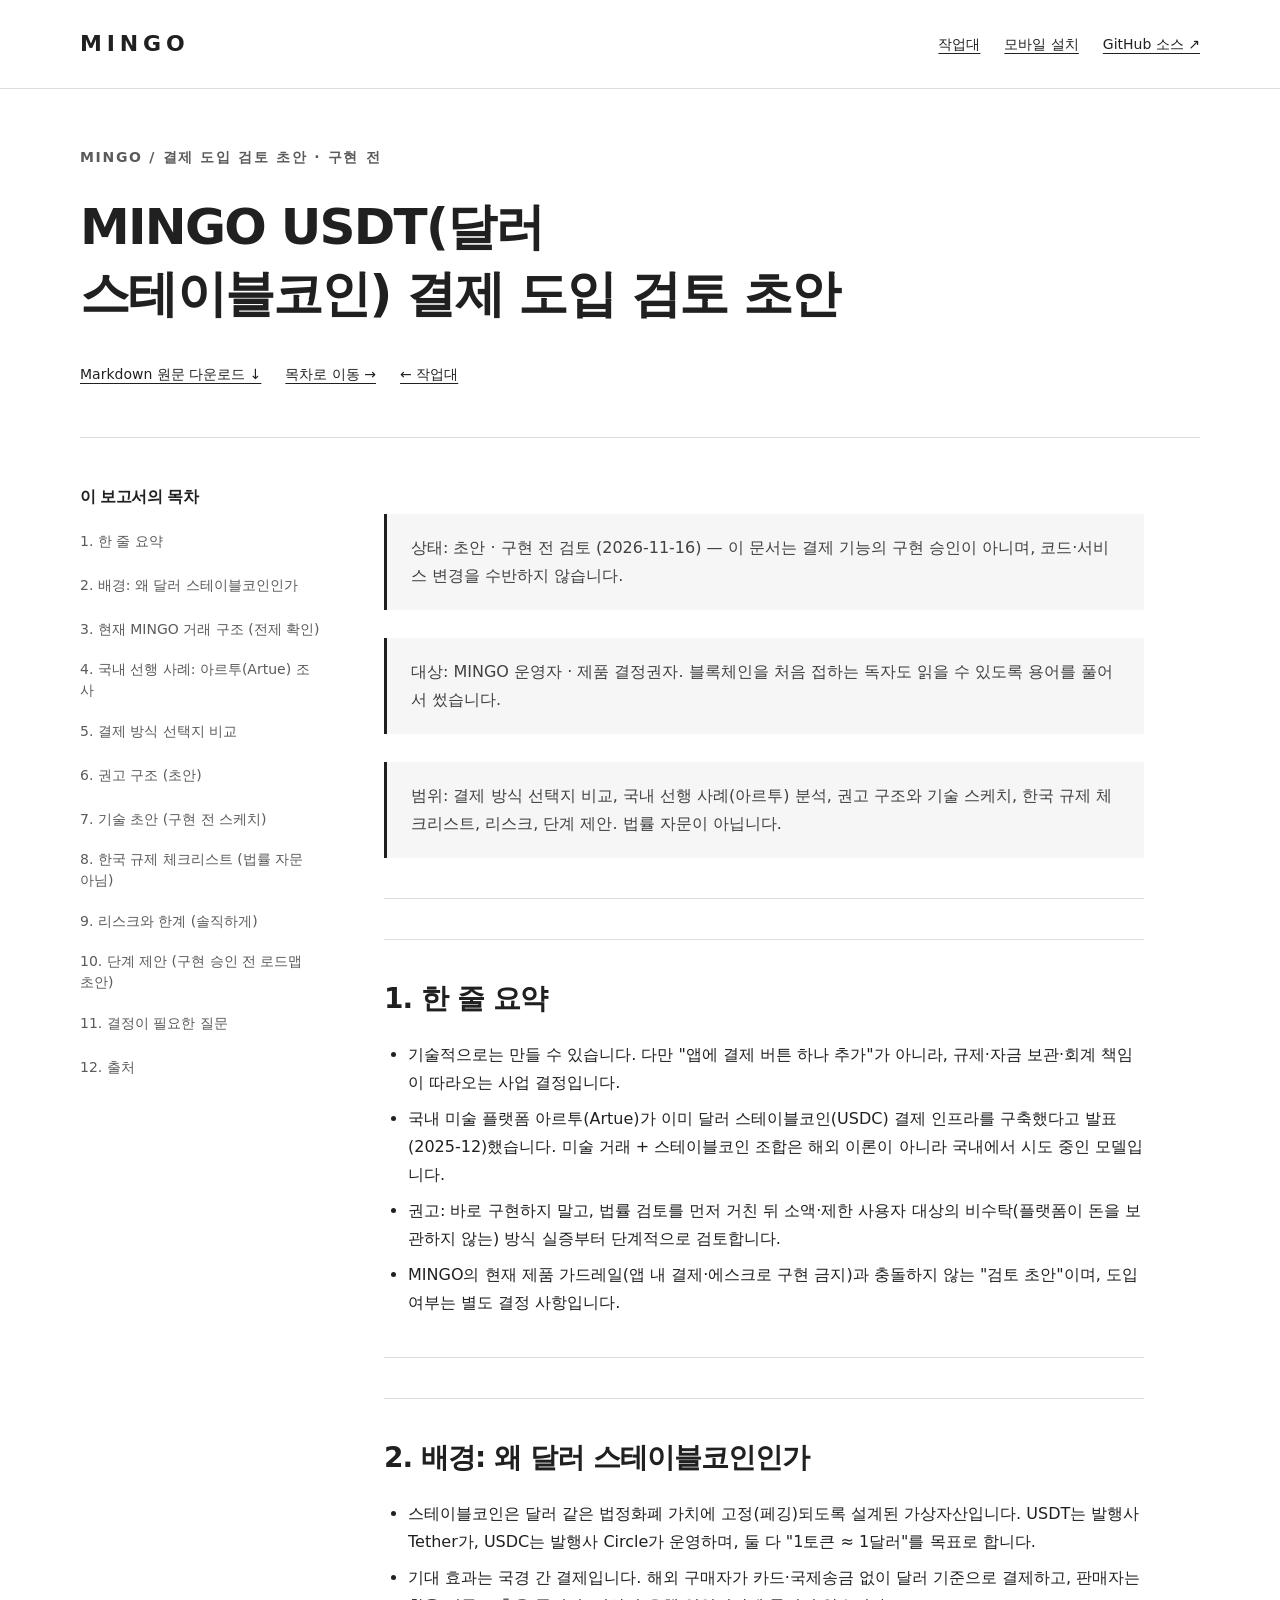
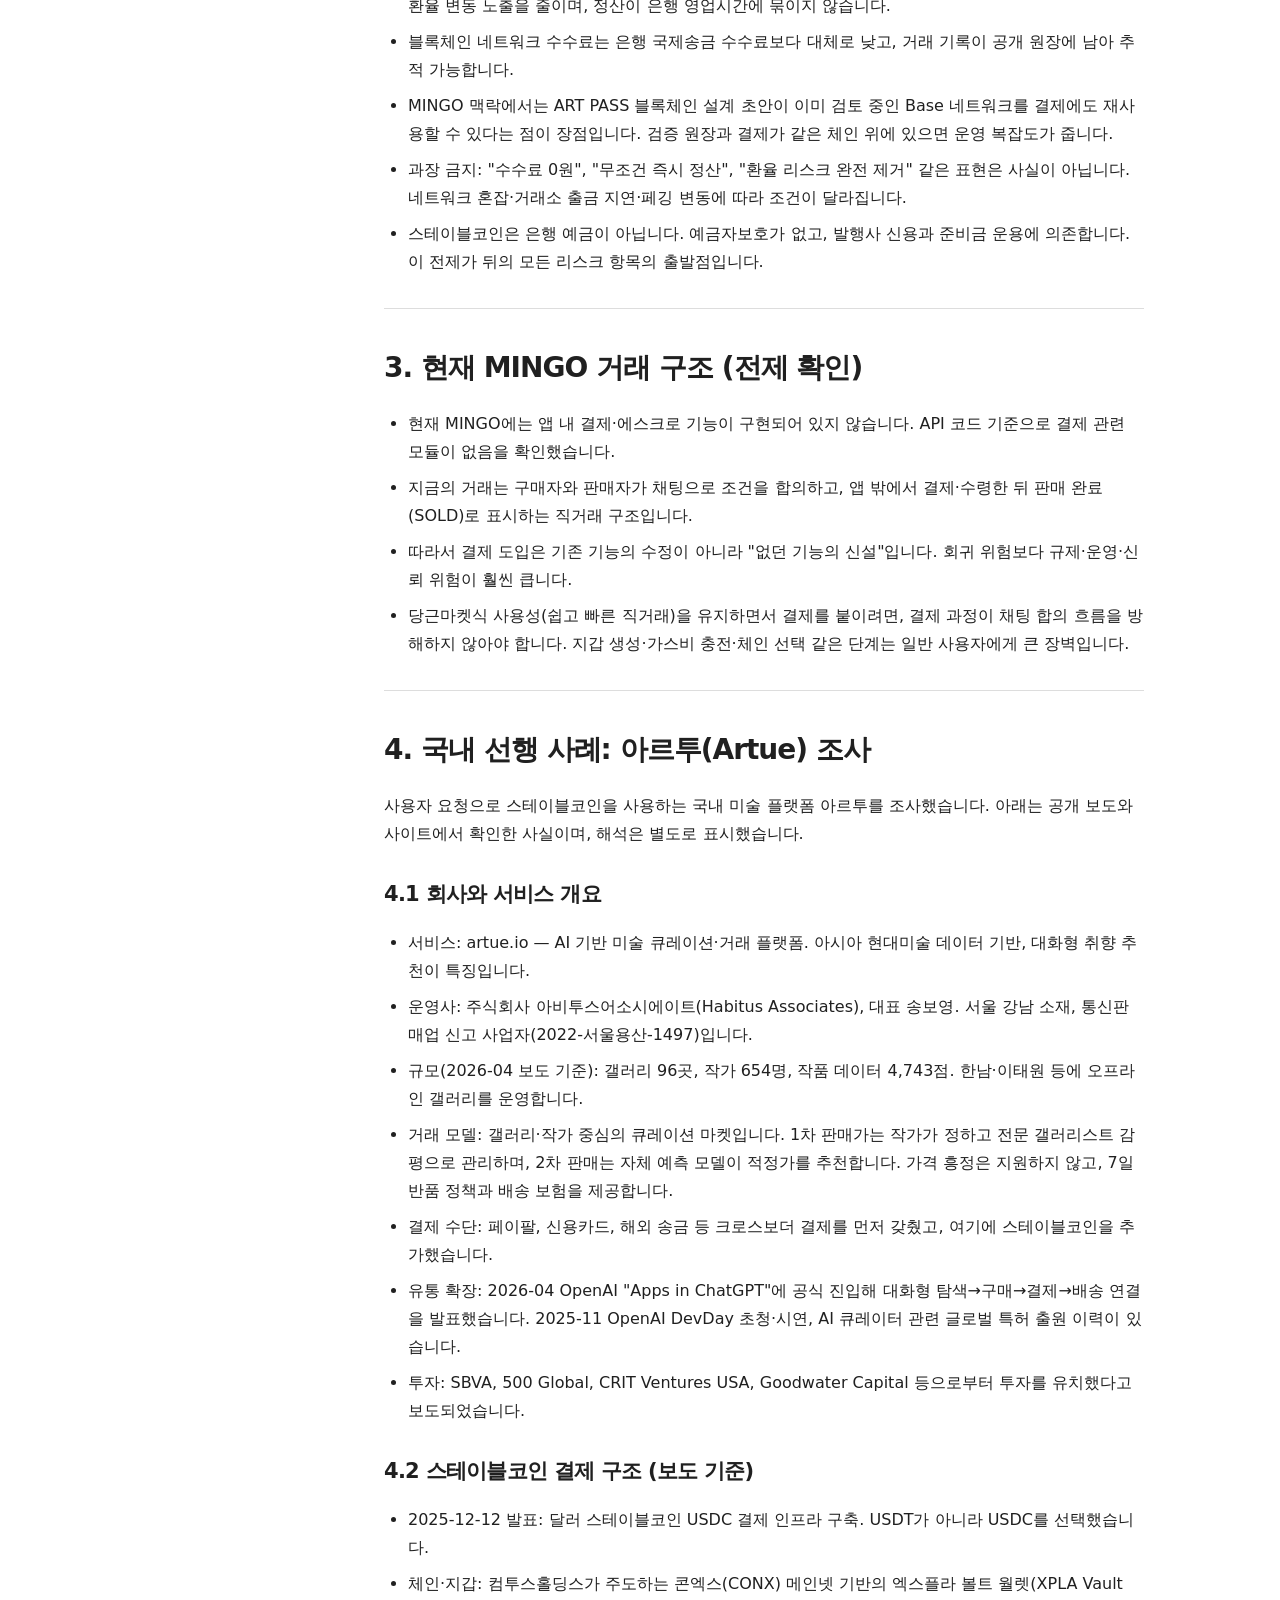
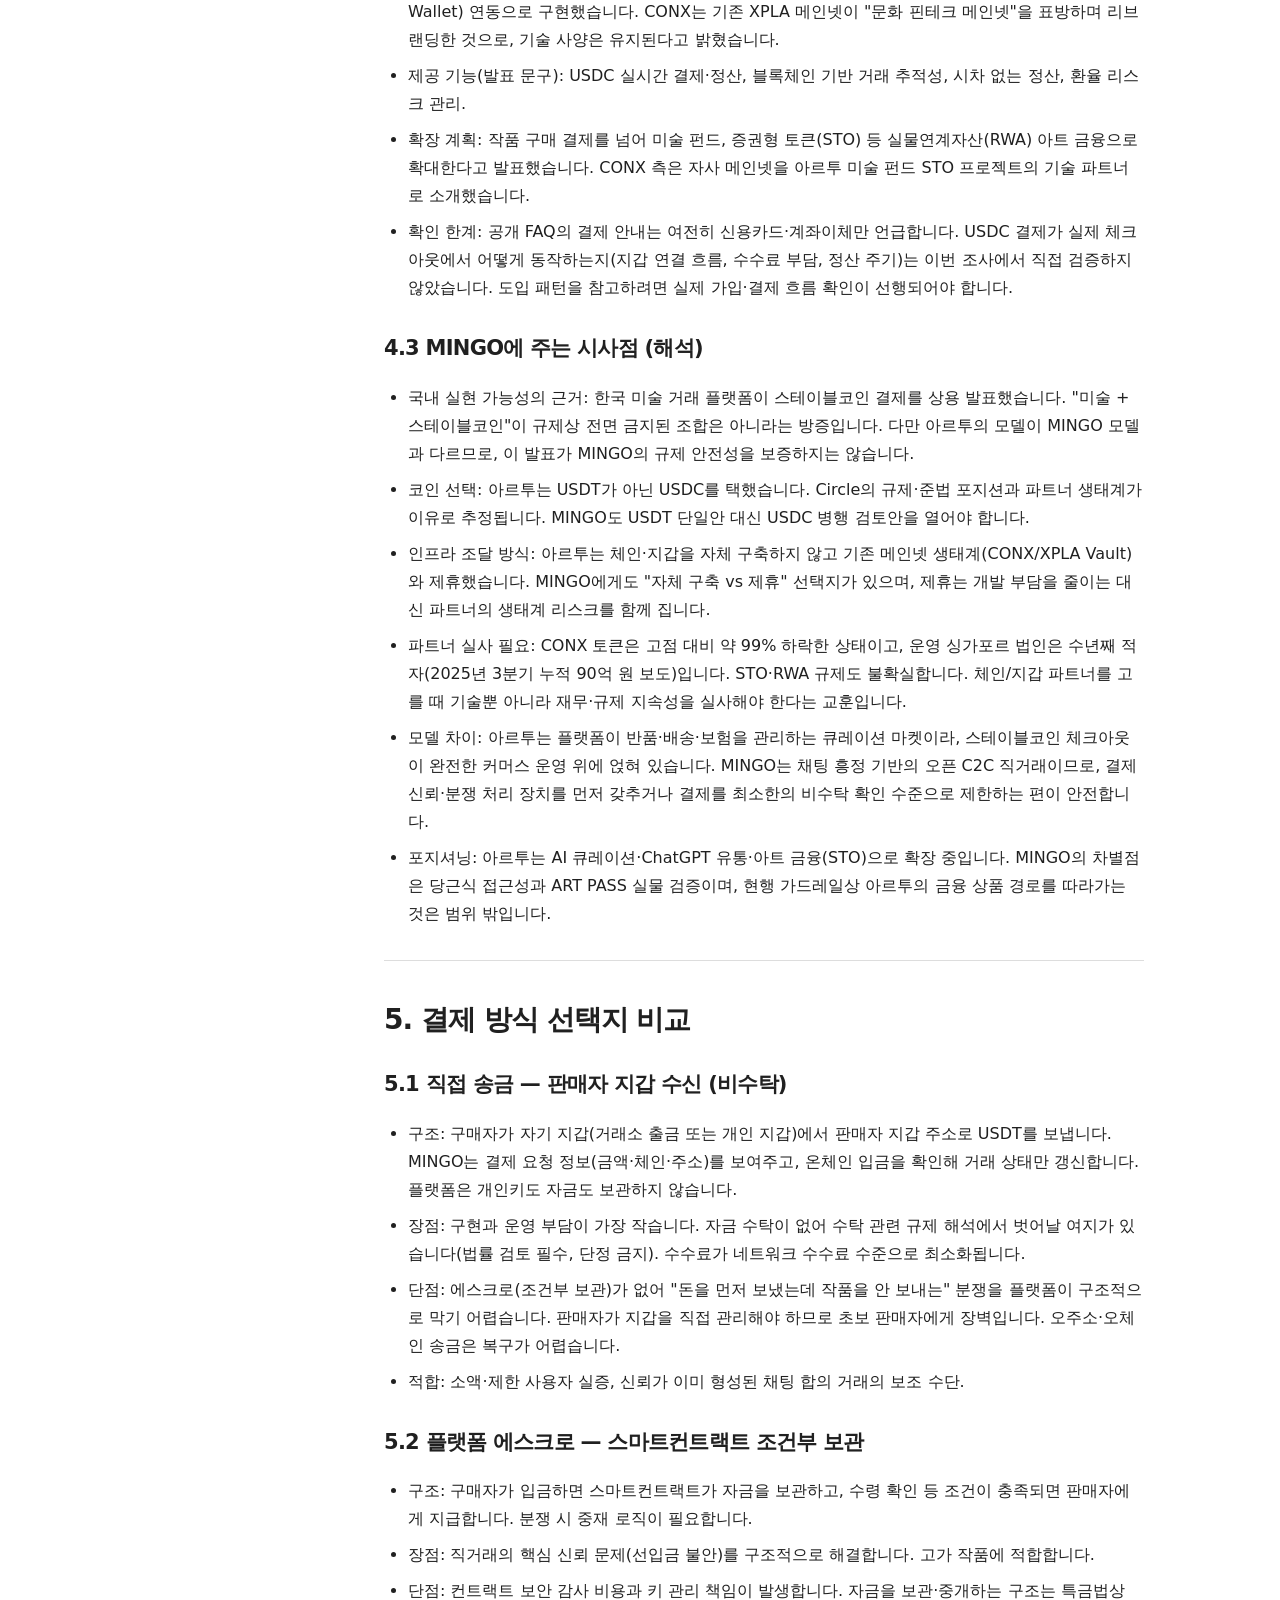
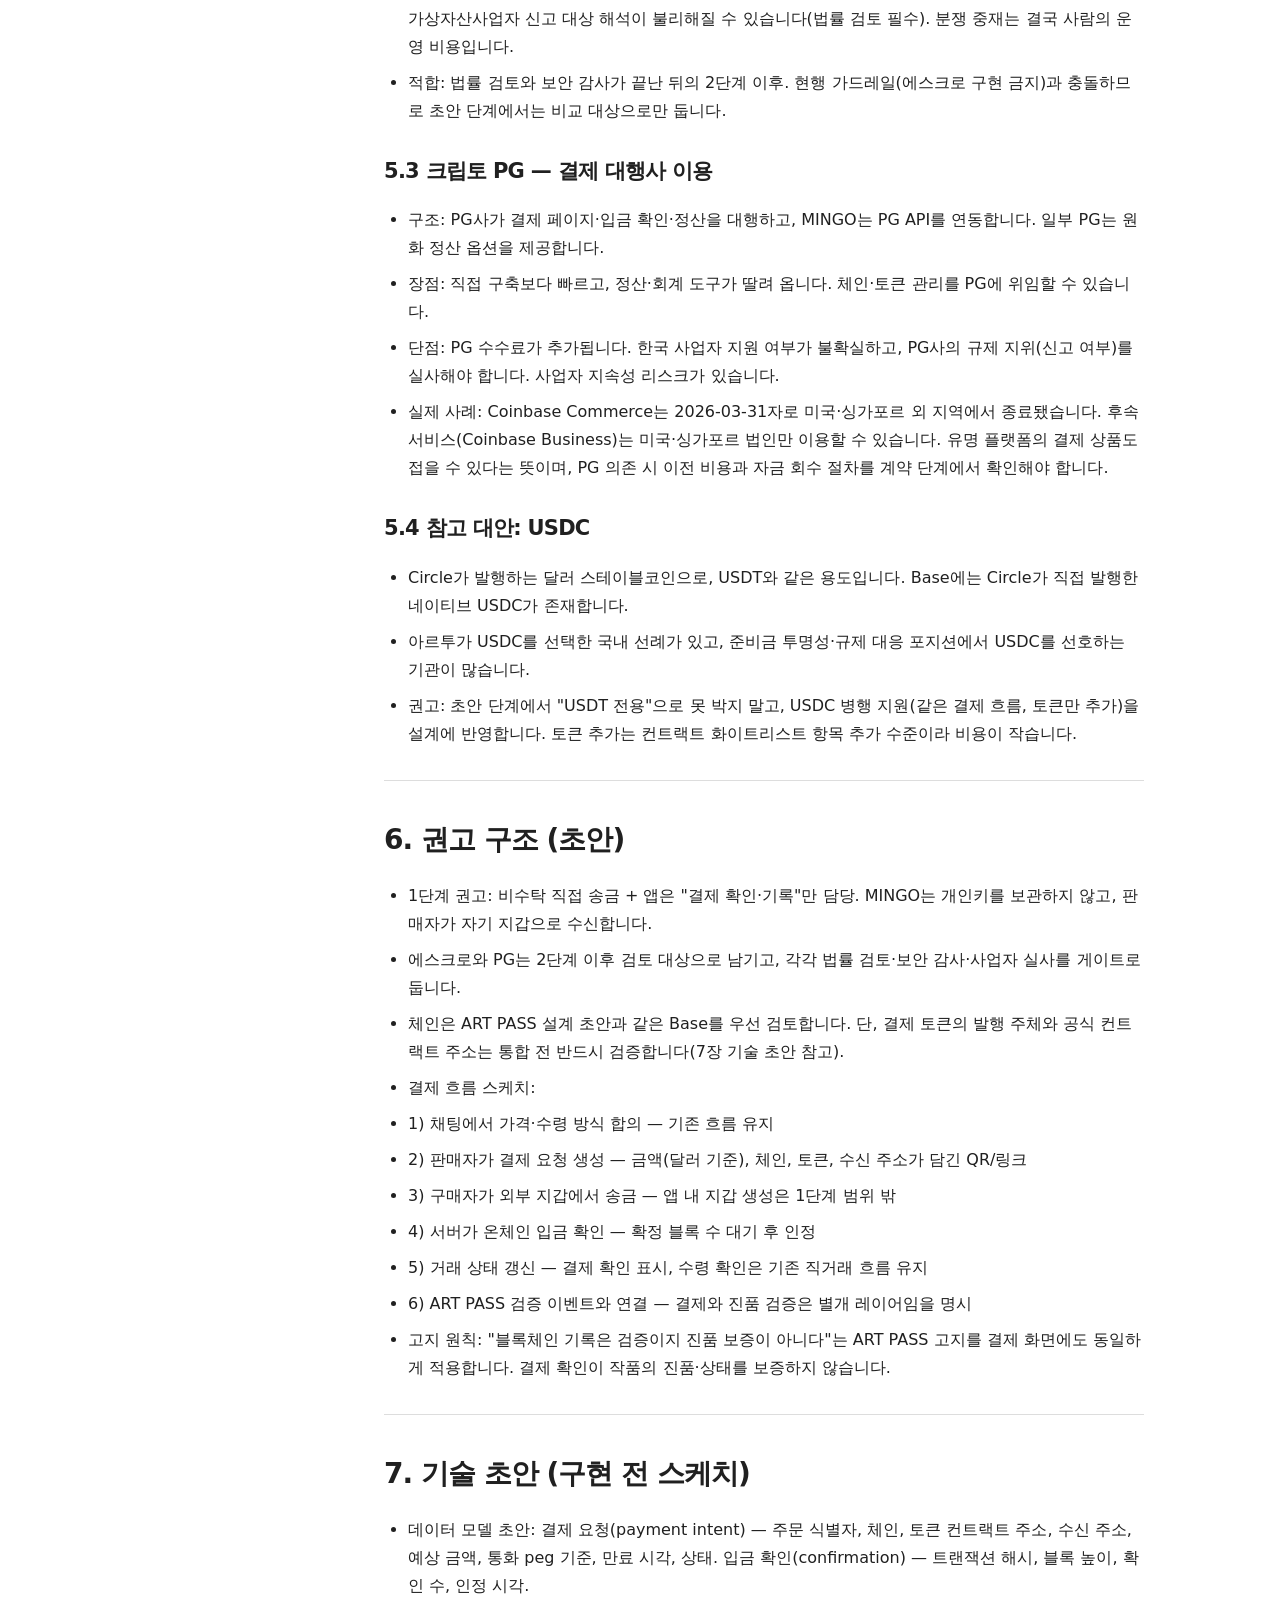
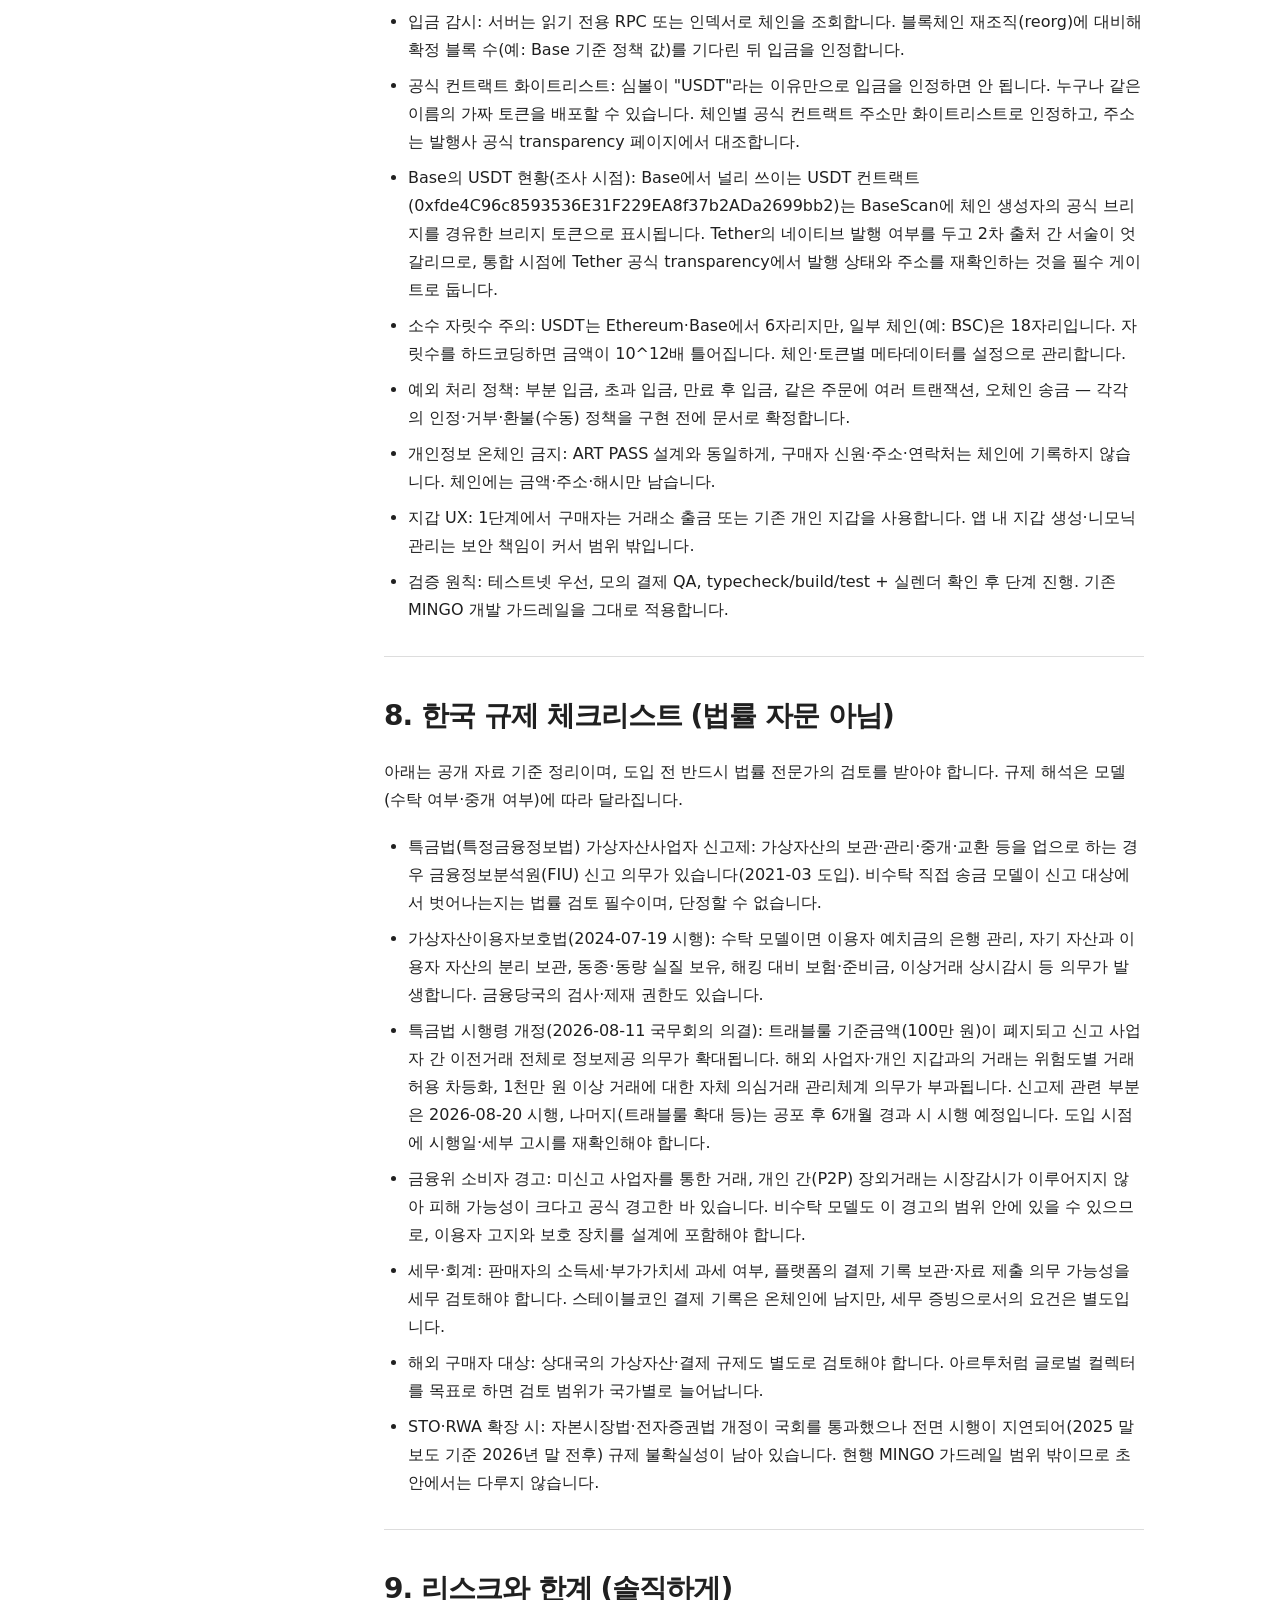
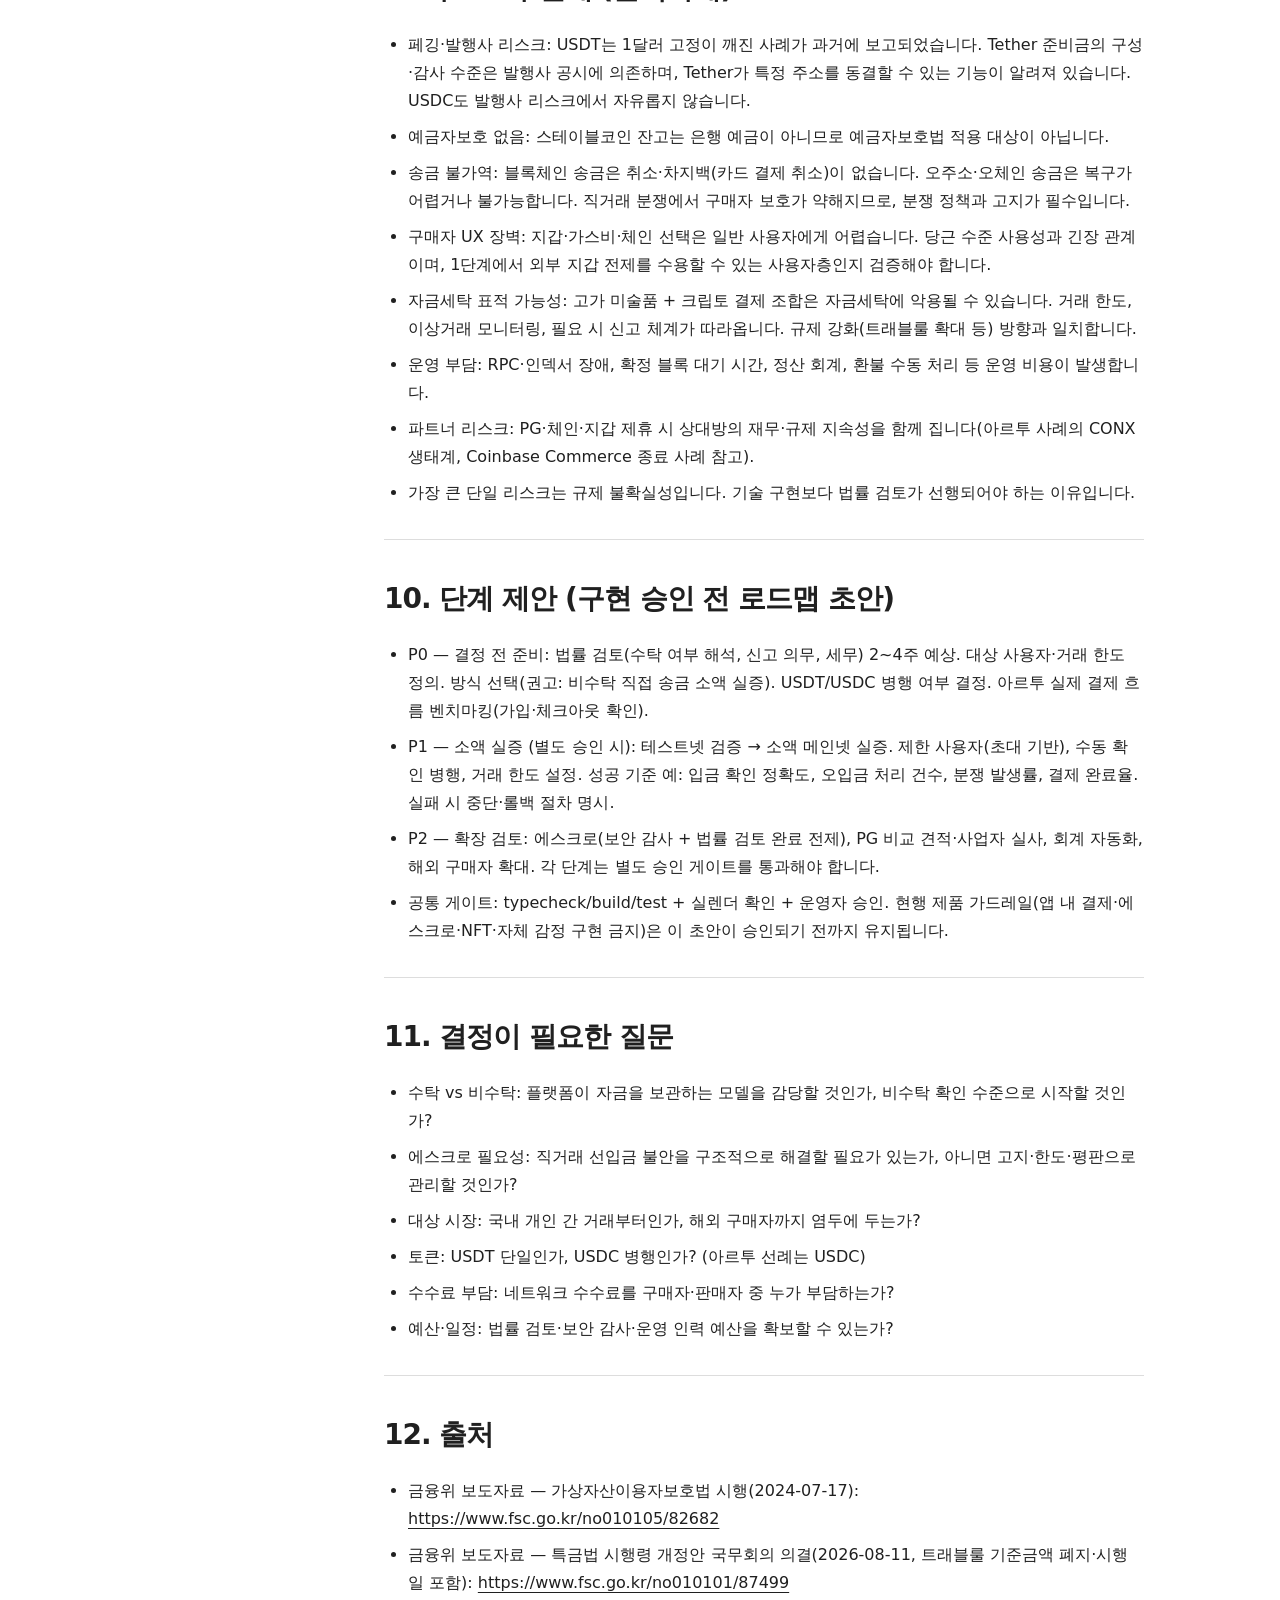
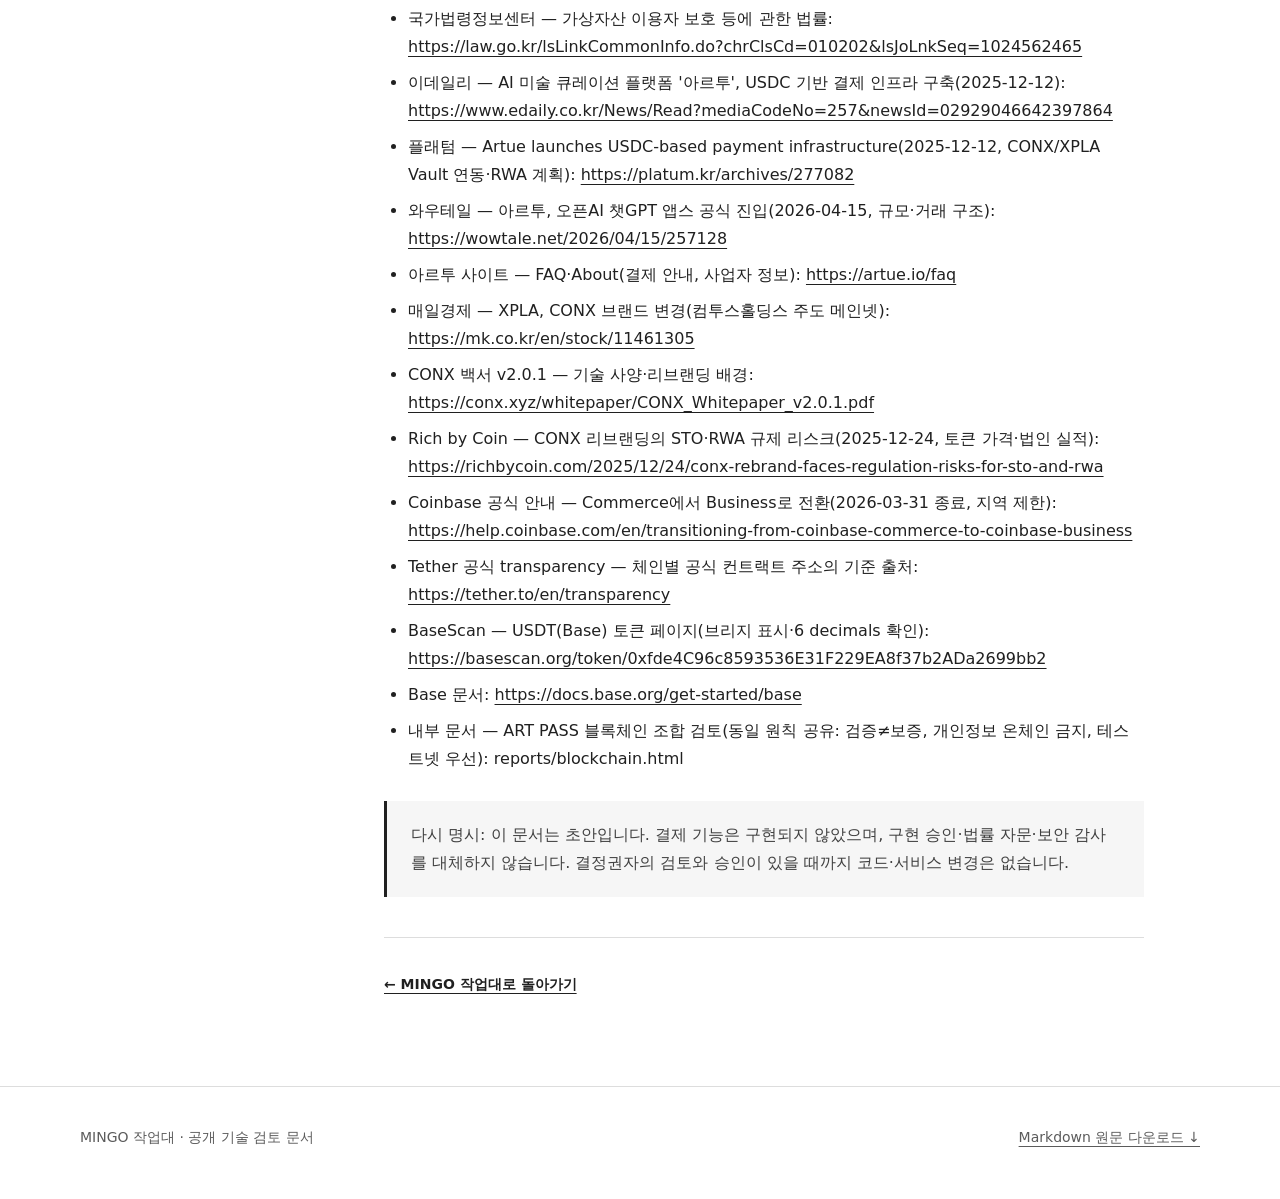
<file: reports/usdt-payment.html>
<!DOCTYPE html>
<!-- Generated by tools/render_report.py; edit the Markdown source instead. -->
<html lang="ko">
<head>
<meta charset="utf-8">
<meta name="viewport" content="width=device-width, initial-scale=1">
<title>MINGO USDT(달러 스테이블코인) 결제 도입 검토 초안 · MINGO 작업대</title>
<meta name="description" content="MINGO USDT(달러 스테이블코인) 결제 도입 검토 초안 — 방식 비교, 아르투 사례, 비수탁 구조, 한국 규제 체크리스트, 리스크와 단계 제안.">
<link rel="stylesheet" href="../assets/workbench.css">
</head>
<body>
<a class="skip" href="#main">본문으로 건너뛰기</a>
<header class="site-header"><div class="shell header-inner">
<a class="brand" href="../index.html" aria-label="MINGO 작업대 홈">MINGO</a>
<nav class="site-nav" aria-label="주요 메뉴"><a href="../index.html">작업대</a><a href="../mobile.html">모바일 설치</a><a href="https://github.com/choihyeonmuk/mingo-mobile-guide">GitHub 소스 ↗</a></nav>
</div></header>
<main id="main" class="shell">
<div class="report-intro"><p class="eyebrow">MINGO / 결제 도입 검토 초안 · 구현 전</p>
<h1>MINGO USDT(달러 스테이블코인) 결제 도입 검토 초안</h1>
<div class="report-actions"><a href="mingo-usdt-payment-draft.md" download>Markdown 원문 다운로드 ↓</a><a href="#contents">목차로 이동 →</a><a href="../index.html">← 작업대</a></div>
</div>
<div class="report-layout">
<nav class="toc" id="contents" aria-labelledby="contents-title"><h2 id="contents-title">이 보고서의 목차</h2><ol>
<li><a href="#section-1">1. 한 줄 요약</a></li>
<li><a href="#section-2">2. 배경: 왜 달러 스테이블코인인가</a></li>
<li><a href="#section-3">3. 현재 MINGO 거래 구조 (전제 확인)</a></li>
<li><a href="#section-4">4. 국내 선행 사례: 아르투(Artue) 조사</a></li>
<li><a href="#section-8">5. 결제 방식 선택지 비교</a></li>
<li><a href="#section-13">6. 권고 구조 (초안)</a></li>
<li><a href="#section-14">7. 기술 초안 (구현 전 스케치)</a></li>
<li><a href="#section-15">8. 한국 규제 체크리스트 (법률 자문 아님)</a></li>
<li><a href="#section-16">9. 리스크와 한계 (솔직하게)</a></li>
<li><a href="#section-17">10. 단계 제안 (구현 승인 전 로드맵 초안)</a></li>
<li><a href="#section-18">11. 결정이 필요한 질문</a></li>
<li><a href="#section-19">12. 출처</a></li>
</ol></nav>
<article class="report-body" aria-label="보고서 전문">
<blockquote><p>상태: 초안 · 구현 전 검토 (2026-11-16) — 이 문서는 결제 기능의 구현 승인이 아니며, 코드·서비스 변경을 수반하지 않습니다.</p></blockquote>
<blockquote><p>대상: MINGO 운영자 · 제품 결정권자. 블록체인을 처음 접하는 독자도 읽을 수 있도록 용어를 풀어서 썼습니다.</p></blockquote>
<blockquote><p>범위: 결제 방식 선택지 비교, 국내 선행 사례(아르투) 분석, 권고 구조와 기술 스케치, 한국 규제 체크리스트, 리스크, 단계 제안. 법률 자문이 아닙니다.</p></blockquote>
<hr>
<h2 id="section-1">1. 한 줄 요약</h2>
<ul>
<li>기술적으로는 만들 수 있습니다. 다만 &quot;앱에 결제 버튼 하나 추가&quot;가 아니라, 규제·자금 보관·회계 책임이 따라오는 사업 결정입니다.</li>
<li>국내 미술 플랫폼 아르투(Artue)가 이미 달러 스테이블코인(USDC) 결제 인프라를 구축했다고 발표(2025-12)했습니다. 미술 거래 + 스테이블코인 조합은 해외 이론이 아니라 국내에서 시도 중인 모델입니다.</li>
<li>권고: 바로 구현하지 말고, 법률 검토를 먼저 거친 뒤 소액·제한 사용자 대상의 비수탁(플랫폼이 돈을 보관하지 않는) 방식 실증부터 단계적으로 검토합니다.</li>
<li>MINGO의 현재 제품 가드레일(앱 내 결제·에스크로 구현 금지)과 충돌하지 않는 &quot;검토 초안&quot;이며, 도입 여부는 별도 결정 사항입니다.</li>
</ul>
<hr>
<h2 id="section-2">2. 배경: 왜 달러 스테이블코인인가</h2>
<ul>
<li>스테이블코인은 달러 같은 법정화폐 가치에 고정(페깅)되도록 설계된 가상자산입니다. USDT는 발행사 Tether가, USDC는 발행사 Circle가 운영하며, 둘 다 &quot;1토큰 ≈ 1달러&quot;를 목표로 합니다.</li>
<li>기대 효과는 국경 간 결제입니다. 해외 구매자가 카드·국제송금 없이 달러 기준으로 결제하고, 판매자는 환율 변동 노출을 줄이며, 정산이 은행 영업시간에 묶이지 않습니다.</li>
<li>블록체인 네트워크 수수료는 은행 국제송금 수수료보다 대체로 낮고, 거래 기록이 공개 원장에 남아 추적 가능합니다.</li>
<li>MINGO 맥락에서는 ART PASS 블록체인 설계 초안이 이미 검토 중인 Base 네트워크를 결제에도 재사용할 수 있다는 점이 장점입니다. 검증 원장과 결제가 같은 체인 위에 있으면 운영 복잡도가 줍니다.</li>
<li>과장 금지: &quot;수수료 0원&quot;, &quot;무조건 즉시 정산&quot;, &quot;환율 리스크 완전 제거&quot; 같은 표현은 사실이 아닙니다. 네트워크 혼잡·거래소 출금 지연·페깅 변동에 따라 조건이 달라집니다.</li>
<li>스테이블코인은 은행 예금이 아닙니다. 예금자보호가 없고, 발행사 신용과 준비금 운용에 의존합니다. 이 전제가 뒤의 모든 리스크 항목의 출발점입니다.</li>
</ul>
<h2 id="section-3">3. 현재 MINGO 거래 구조 (전제 확인)</h2>
<ul>
<li>현재 MINGO에는 앱 내 결제·에스크로 기능이 구현되어 있지 않습니다. API 코드 기준으로 결제 관련 모듈이 없음을 확인했습니다.</li>
<li>지금의 거래는 구매자와 판매자가 채팅으로 조건을 합의하고, 앱 밖에서 결제·수령한 뒤 판매 완료(SOLD)로 표시하는 직거래 구조입니다.</li>
<li>따라서 결제 도입은 기존 기능의 수정이 아니라 &quot;없던 기능의 신설&quot;입니다. 회귀 위험보다 규제·운영·신뢰 위험이 훨씬 큽니다.</li>
<li>당근마켓식 사용성(쉽고 빠른 직거래)을 유지하면서 결제를 붙이려면, 결제 과정이 채팅 합의 흐름을 방해하지 않아야 합니다. 지갑 생성·가스비 충전·체인 선택 같은 단계는 일반 사용자에게 큰 장벽입니다.</li>
</ul>
<h2 id="section-4">4. 국내 선행 사례: 아르투(Artue) 조사</h2>
<p>사용자 요청으로 스테이블코인을 사용하는 국내 미술 플랫폼 아르투를 조사했습니다. 아래는 공개 보도와 사이트에서 확인한 사실이며, 해석은 별도로 표시했습니다.</p>
<h3 id="section-5">4.1 회사와 서비스 개요</h3>
<ul>
<li>서비스: artue.io — AI 기반 미술 큐레이션·거래 플랫폼. 아시아 현대미술 데이터 기반, 대화형 취향 추천이 특징입니다.</li>
<li>운영사: 주식회사 아비투스어소시에이트(Habitus Associates), 대표 송보영. 서울 강남 소재, 통신판매업 신고 사업자(2022-서울용산-1497)입니다.</li>
<li>규모(2026-04 보도 기준): 갤러리 96곳, 작가 654명, 작품 데이터 4,743점. 한남·이태원 등에 오프라인 갤러리를 운영합니다.</li>
<li>거래 모델: 갤러리·작가 중심의 큐레이션 마켓입니다. 1차 판매가는 작가가 정하고 전문 갤러리스트 감평으로 관리하며, 2차 판매는 자체 예측 모델이 적정가를 추천합니다. 가격 흥정은 지원하지 않고, 7일 반품 정책과 배송 보험을 제공합니다.</li>
<li>결제 수단: 페이팔, 신용카드, 해외 송금 등 크로스보더 결제를 먼저 갖췄고, 여기에 스테이블코인을 추가했습니다.</li>
<li>유통 확장: 2026-04 OpenAI &quot;Apps in ChatGPT&quot;에 공식 진입해 대화형 탐색→구매→결제→배송 연결을 발표했습니다. 2025-11 OpenAI DevDay 초청·시연, AI 큐레이터 관련 글로벌 특허 출원 이력이 있습니다.</li>
<li>투자: SBVA, 500 Global, CRIT Ventures USA, Goodwater Capital 등으로부터 투자를 유치했다고 보도되었습니다.</li>
</ul>
<h3 id="section-6">4.2 스테이블코인 결제 구조 (보도 기준)</h3>
<ul>
<li>2025-12-12 발표: 달러 스테이블코인 USDC 결제 인프라 구축. USDT가 아니라 USDC를 선택했습니다.</li>
<li>체인·지갑: 컴투스홀딩스가 주도하는 콘엑스(CONX) 메인넷 기반의 엑스플라 볼트 월렛(XPLA Vault Wallet) 연동으로 구현했습니다. CONX는 기존 XPLA 메인넷이 &quot;문화 핀테크 메인넷&quot;을 표방하며 리브랜딩한 것으로, 기술 사양은 유지된다고 밝혔습니다.</li>
<li>제공 기능(발표 문구): USDC 실시간 결제·정산, 블록체인 기반 거래 추적성, 시차 없는 정산, 환율 리스크 관리.</li>
<li>확장 계획: 작품 구매 결제를 넘어 미술 펀드, 증권형 토큰(STO) 등 실물연계자산(RWA) 아트 금융으로 확대한다고 발표했습니다. CONX 측은 자사 메인넷을 아르투 미술 펀드 STO 프로젝트의 기술 파트너로 소개했습니다.</li>
<li>확인 한계: 공개 FAQ의 결제 안내는 여전히 신용카드·계좌이체만 언급합니다. USDC 결제가 실제 체크아웃에서 어떻게 동작하는지(지갑 연결 흐름, 수수료 부담, 정산 주기)는 이번 조사에서 직접 검증하지 않았습니다. 도입 패턴을 참고하려면 실제 가입·결제 흐름 확인이 선행되어야 합니다.</li>
</ul>
<h3 id="section-7">4.3 MINGO에 주는 시사점 (해석)</h3>
<ul>
<li>국내 실현 가능성의 근거: 한국 미술 거래 플랫폼이 스테이블코인 결제를 상용 발표했습니다. &quot;미술 + 스테이블코인&quot;이 규제상 전면 금지된 조합은 아니라는 방증입니다. 다만 아르투의 모델이 MINGO 모델과 다르므로, 이 발표가 MINGO의 규제 안전성을 보증하지는 않습니다.</li>
<li>코인 선택: 아르투는 USDT가 아닌 USDC를 택했습니다. Circle의 규제·준법 포지션과 파트너 생태계가 이유로 추정됩니다. MINGO도 USDT 단일안 대신 USDC 병행 검토안을 열어야 합니다.</li>
<li>인프라 조달 방식: 아르투는 체인·지갑을 자체 구축하지 않고 기존 메인넷 생태계(CONX/XPLA Vault)와 제휴했습니다. MINGO에게도 &quot;자체 구축 vs 제휴&quot; 선택지가 있으며, 제휴는 개발 부담을 줄이는 대신 파트너의 생태계 리스크를 함께 집니다.</li>
<li>파트너 실사 필요: CONX 토큰은 고점 대비 약 99% 하락한 상태이고, 운영 싱가포르 법인은 수년째 적자(2025년 3분기 누적 90억 원 보도)입니다. STO·RWA 규제도 불확실합니다. 체인/지갑 파트너를 고를 때 기술뿐 아니라 재무·규제 지속성을 실사해야 한다는 교훈입니다.</li>
<li>모델 차이: 아르투는 플랫폼이 반품·배송·보험을 관리하는 큐레이션 마켓이라, 스테이블코인 체크아웃이 완전한 커머스 운영 위에 얹혀 있습니다. MINGO는 채팅 흥정 기반의 오픈 C2C 직거래이므로, 결제 신뢰·분쟁 처리 장치를 먼저 갖추거나 결제를 최소한의 비수탁 확인 수준으로 제한하는 편이 안전합니다.</li>
<li>포지셔닝: 아르투는 AI 큐레이션·ChatGPT 유통·아트 금융(STO)으로 확장 중입니다. MINGO의 차별점은 당근식 접근성과 ART PASS 실물 검증이며, 현행 가드레일상 아르투의 금융 상품 경로를 따라가는 것은 범위 밖입니다.</li>
</ul>
<h2 id="section-8">5. 결제 방식 선택지 비교</h2>
<h3 id="section-9">5.1 직접 송금 — 판매자 지갑 수신 (비수탁)</h3>
<ul>
<li>구조: 구매자가 자기 지갑(거래소 출금 또는 개인 지갑)에서 판매자 지갑 주소로 USDT를 보냅니다. MINGO는 결제 요청 정보(금액·체인·주소)를 보여주고, 온체인 입금을 확인해 거래 상태만 갱신합니다. 플랫폼은 개인키도 자금도 보관하지 않습니다.</li>
<li>장점: 구현과 운영 부담이 가장 작습니다. 자금 수탁이 없어 수탁 관련 규제 해석에서 벗어날 여지가 있습니다(법률 검토 필수, 단정 금지). 수수료가 네트워크 수수료 수준으로 최소화됩니다.</li>
<li>단점: 에스크로(조건부 보관)가 없어 &quot;돈을 먼저 보냈는데 작품을 안 보내는&quot; 분쟁을 플랫폼이 구조적으로 막기 어렵습니다. 판매자가 지갑을 직접 관리해야 하므로 초보 판매자에게 장벽입니다. 오주소·오체인 송금은 복구가 어렵습니다.</li>
<li>적합: 소액·제한 사용자 실증, 신뢰가 이미 형성된 채팅 합의 거래의 보조 수단.</li>
</ul>
<h3 id="section-10">5.2 플랫폼 에스크로 — 스마트컨트랙트 조건부 보관</h3>
<ul>
<li>구조: 구매자가 입금하면 스마트컨트랙트가 자금을 보관하고, 수령 확인 등 조건이 충족되면 판매자에게 지급합니다. 분쟁 시 중재 로직이 필요합니다.</li>
<li>장점: 직거래의 핵심 신뢰 문제(선입금 불안)를 구조적으로 해결합니다. 고가 작품에 적합합니다.</li>
<li>단점: 컨트랙트 보안 감사 비용과 키 관리 책임이 발생합니다. 자금을 보관·중개하는 구조는 특금법상 가상자산사업자 신고 대상 해석이 불리해질 수 있습니다(법률 검토 필수). 분쟁 중재는 결국 사람의 운영 비용입니다.</li>
<li>적합: 법률 검토와 보안 감사가 끝난 뒤의 2단계 이후. 현행 가드레일(에스크로 구현 금지)과 충돌하므로 초안 단계에서는 비교 대상으로만 둡니다.</li>
</ul>
<h3 id="section-11">5.3 크립토 PG — 결제 대행사 이용</h3>
<ul>
<li>구조: PG사가 결제 페이지·입금 확인·정산을 대행하고, MINGO는 PG API를 연동합니다. 일부 PG는 원화 정산 옵션을 제공합니다.</li>
<li>장점: 직접 구축보다 빠르고, 정산·회계 도구가 딸려 옵니다. 체인·토큰 관리를 PG에 위임할 수 있습니다.</li>
<li>단점: PG 수수료가 추가됩니다. 한국 사업자 지원 여부가 불확실하고, PG사의 규제 지위(신고 여부)를 실사해야 합니다. 사업자 지속성 리스크가 있습니다.</li>
<li>실제 사례: Coinbase Commerce는 2026-03-31자로 미국·싱가포르 외 지역에서 종료됐습니다. 후속 서비스(Coinbase Business)는 미국·싱가포르 법인만 이용할 수 있습니다. 유명 플랫폼의 결제 상품도 접을 수 있다는 뜻이며, PG 의존 시 이전 비용과 자금 회수 절차를 계약 단계에서 확인해야 합니다.</li>
</ul>
<h3 id="section-12">5.4 참고 대안: USDC</h3>
<ul>
<li>Circle가 발행하는 달러 스테이블코인으로, USDT와 같은 용도입니다. Base에는 Circle가 직접 발행한 네이티브 USDC가 존재합니다.</li>
<li>아르투가 USDC를 선택한 국내 선례가 있고, 준비금 투명성·규제 대응 포지션에서 USDC를 선호하는 기관이 많습니다.</li>
<li>권고: 초안 단계에서 &quot;USDT 전용&quot;으로 못 박지 말고, USDC 병행 지원(같은 결제 흐름, 토큰만 추가)을 설계에 반영합니다. 토큰 추가는 컨트랙트 화이트리스트 항목 추가 수준이라 비용이 작습니다.</li>
</ul>
<h2 id="section-13">6. 권고 구조 (초안)</h2>
<ul>
<li>1단계 권고: 비수탁 직접 송금 + 앱은 &quot;결제 확인·기록&quot;만 담당. MINGO는 개인키를 보관하지 않고, 판매자가 자기 지갑으로 수신합니다.</li>
<li>에스크로와 PG는 2단계 이후 검토 대상으로 남기고, 각각 법률 검토·보안 감사·사업자 실사를 게이트로 둡니다.</li>
<li>체인은 ART PASS 설계 초안과 같은 Base를 우선 검토합니다. 단, 결제 토큰의 발행 주체와 공식 컨트랙트 주소는 통합 전 반드시 검증합니다(7장 기술 초안 참고).</li>
<li>결제 흐름 스케치:</li>
<li>1) 채팅에서 가격·수령 방식 합의 — 기존 흐름 유지</li>
<li>2) 판매자가 결제 요청 생성 — 금액(달러 기준), 체인, 토큰, 수신 주소가 담긴 QR/링크</li>
<li>3) 구매자가 외부 지갑에서 송금 — 앱 내 지갑 생성은 1단계 범위 밖</li>
<li>4) 서버가 온체인 입금 확인 — 확정 블록 수 대기 후 인정</li>
<li>5) 거래 상태 갱신 — 결제 확인 표시, 수령 확인은 기존 직거래 흐름 유지</li>
<li>6) ART PASS 검증 이벤트와 연결 — 결제와 진품 검증은 별개 레이어임을 명시</li>
<li>고지 원칙: &quot;블록체인 기록은 검증이지 진품 보증이 아니다&quot;는 ART PASS 고지를 결제 화면에도 동일하게 적용합니다. 결제 확인이 작품의 진품·상태를 보증하지 않습니다.</li>
</ul>
<h2 id="section-14">7. 기술 초안 (구현 전 스케치)</h2>
<ul>
<li>데이터 모델 초안: 결제 요청(payment intent) — 주문 식별자, 체인, 토큰 컨트랙트 주소, 수신 주소, 예상 금액, 통화 peg 기준, 만료 시각, 상태. 입금 확인(confirmation) — 트랜잭션 해시, 블록 높이, 확인 수, 인정 시각.</li>
<li>입금 감시: 서버는 읽기 전용 RPC 또는 인덱서로 체인을 조회합니다. 블록체인 재조직(reorg)에 대비해 확정 블록 수(예: Base 기준 정책 값)를 기다린 뒤 입금을 인정합니다.</li>
<li>공식 컨트랙트 화이트리스트: 심볼이 &quot;USDT&quot;라는 이유만으로 입금을 인정하면 안 됩니다. 누구나 같은 이름의 가짜 토큰을 배포할 수 있습니다. 체인별 공식 컨트랙트 주소만 화이트리스트로 인정하고, 주소는 발행사 공식 transparency 페이지에서 대조합니다.</li>
<li>Base의 USDT 현황(조사 시점): Base에서 널리 쓰이는 USDT 컨트랙트(0xfde4C96c8593536E31F229EA8f37b2ADa2699bb2)는 BaseScan에 체인 생성자의 공식 브리지를 경유한 브리지 토큰으로 표시됩니다. Tether의 네이티브 발행 여부를 두고 2차 출처 간 서술이 엇갈리므로, 통합 시점에 Tether 공식 transparency에서 발행 상태와 주소를 재확인하는 것을 필수 게이트로 둡니다.</li>
<li>소수 자릿수 주의: USDT는 Ethereum·Base에서 6자리지만, 일부 체인(예: BSC)은 18자리입니다. 자릿수를 하드코딩하면 금액이 10^12배 틀어집니다. 체인·토큰별 메타데이터를 설정으로 관리합니다.</li>
<li>예외 처리 정책: 부분 입금, 초과 입금, 만료 후 입금, 같은 주문에 여러 트랜잭션, 오체인 송금 — 각각의 인정·거부·환불(수동) 정책을 구현 전에 문서로 확정합니다.</li>
<li>개인정보 온체인 금지: ART PASS 설계와 동일하게, 구매자 신원·주소·연락처는 체인에 기록하지 않습니다. 체인에는 금액·주소·해시만 남습니다.</li>
<li>지갑 UX: 1단계에서 구매자는 거래소 출금 또는 기존 개인 지갑을 사용합니다. 앱 내 지갑 생성·니모닉 관리는 보안 책임이 커서 범위 밖입니다.</li>
<li>검증 원칙: 테스트넷 우선, 모의 결제 QA, typecheck/build/test + 실렌더 확인 후 단계 진행. 기존 MINGO 개발 가드레일을 그대로 적용합니다.</li>
</ul>
<h2 id="section-15">8. 한국 규제 체크리스트 (법률 자문 아님)</h2>
<p>아래는 공개 자료 기준 정리이며, 도입 전 반드시 법률 전문가의 검토를 받아야 합니다. 규제 해석은 모델(수탁 여부·중개 여부)에 따라 달라집니다.</p>
<ul>
<li>특금법(특정금융정보법) 가상자산사업자 신고제: 가상자산의 보관·관리·중개·교환 등을 업으로 하는 경우 금융정보분석원(FIU) 신고 의무가 있습니다(2021-03 도입). 비수탁 직접 송금 모델이 신고 대상에서 벗어나는지는 법률 검토 필수이며, 단정할 수 없습니다.</li>
<li>가상자산이용자보호법(2024-07-19 시행): 수탁 모델이면 이용자 예치금의 은행 관리, 자기 자산과 이용자 자산의 분리 보관, 동종·동량 실질 보유, 해킹 대비 보험·준비금, 이상거래 상시감시 등 의무가 발생합니다. 금융당국의 검사·제재 권한도 있습니다.</li>
<li>특금법 시행령 개정(2026-08-11 국무회의 의결): 트래블룰 기준금액(100만 원)이 폐지되고 신고 사업자 간 이전거래 전체로 정보제공 의무가 확대됩니다. 해외 사업자·개인 지갑과의 거래는 위험도별 거래허용 차등화, 1천만 원 이상 거래에 대한 자체 의심거래 관리체계 의무가 부과됩니다. 신고제 관련 부분은 2026-08-20 시행, 나머지(트래블룰 확대 등)는 공포 후 6개월 경과 시 시행 예정입니다. 도입 시점에 시행일·세부 고시를 재확인해야 합니다.</li>
<li>금융위 소비자 경고: 미신고 사업자를 통한 거래, 개인 간(P2P) 장외거래는 시장감시가 이루어지지 않아 피해 가능성이 크다고 공식 경고한 바 있습니다. 비수탁 모델도 이 경고의 범위 안에 있을 수 있으므로, 이용자 고지와 보호 장치를 설계에 포함해야 합니다.</li>
<li>세무·회계: 판매자의 소득세·부가가치세 과세 여부, 플랫폼의 결제 기록 보관·자료 제출 의무 가능성을 세무 검토해야 합니다. 스테이블코인 결제 기록은 온체인에 남지만, 세무 증빙으로서의 요건은 별도입니다.</li>
<li>해외 구매자 대상: 상대국의 가상자산·결제 규제도 별도로 검토해야 합니다. 아르투처럼 글로벌 컬렉터를 목표로 하면 검토 범위가 국가별로 늘어납니다.</li>
<li>STO·RWA 확장 시: 자본시장법·전자증권법 개정이 국회를 통과했으나 전면 시행이 지연되어(2025 말 보도 기준 2026년 말 전후) 규제 불확실성이 남아 있습니다. 현행 MINGO 가드레일 범위 밖이므로 초안에서는 다루지 않습니다.</li>
</ul>
<h2 id="section-16">9. 리스크와 한계 (솔직하게)</h2>
<ul>
<li>페깅·발행사 리스크: USDT는 1달러 고정이 깨진 사례가 과거에 보고되었습니다. Tether 준비금의 구성·감사 수준은 발행사 공시에 의존하며, Tether가 특정 주소를 동결할 수 있는 기능이 알려져 있습니다. USDC도 발행사 리스크에서 자유롭지 않습니다.</li>
<li>예금자보호 없음: 스테이블코인 잔고는 은행 예금이 아니므로 예금자보호법 적용 대상이 아닙니다.</li>
<li>송금 불가역: 블록체인 송금은 취소·차지백(카드 결제 취소)이 없습니다. 오주소·오체인 송금은 복구가 어렵거나 불가능합니다. 직거래 분쟁에서 구매자 보호가 약해지므로, 분쟁 정책과 고지가 필수입니다.</li>
<li>구매자 UX 장벽: 지갑·가스비·체인 선택은 일반 사용자에게 어렵습니다. 당근 수준 사용성과 긴장 관계이며, 1단계에서 외부 지갑 전제를 수용할 수 있는 사용자층인지 검증해야 합니다.</li>
<li>자금세탁 표적 가능성: 고가 미술품 + 크립토 결제 조합은 자금세탁에 악용될 수 있습니다. 거래 한도, 이상거래 모니터링, 필요 시 신고 체계가 따라옵니다. 규제 강화(트래블룰 확대 등) 방향과 일치합니다.</li>
<li>운영 부담: RPC·인덱서 장애, 확정 블록 대기 시간, 정산 회계, 환불 수동 처리 등 운영 비용이 발생합니다.</li>
<li>파트너 리스크: PG·체인·지갑 제휴 시 상대방의 재무·규제 지속성을 함께 집니다(아르투 사례의 CONX 생태계, Coinbase Commerce 종료 사례 참고).</li>
<li>가장 큰 단일 리스크는 규제 불확실성입니다. 기술 구현보다 법률 검토가 선행되어야 하는 이유입니다.</li>
</ul>
<h2 id="section-17">10. 단계 제안 (구현 승인 전 로드맵 초안)</h2>
<ul>
<li>P0 — 결정 전 준비: 법률 검토(수탁 여부 해석, 신고 의무, 세무) 2~4주 예상. 대상 사용자·거래 한도 정의. 방식 선택(권고: 비수탁 직접 송금 소액 실증). USDT/USDC 병행 여부 결정. 아르투 실제 결제 흐름 벤치마킹(가입·체크아웃 확인).</li>
<li>P1 — 소액 실증 (별도 승인 시): 테스트넷 검증 → 소액 메인넷 실증. 제한 사용자(초대 기반), 수동 확인 병행, 거래 한도 설정. 성공 기준 예: 입금 확인 정확도, 오입금 처리 건수, 분쟁 발생률, 결제 완료율. 실패 시 중단·롤백 절차 명시.</li>
<li>P2 — 확장 검토: 에스크로(보안 감사 + 법률 검토 완료 전제), PG 비교 견적·사업자 실사, 회계 자동화, 해외 구매자 확대. 각 단계는 별도 승인 게이트를 통과해야 합니다.</li>
<li>공통 게이트: typecheck/build/test + 실렌더 확인 + 운영자 승인. 현행 제품 가드레일(앱 내 결제·에스크로·NFT·자체 감정 구현 금지)은 이 초안이 승인되기 전까지 유지됩니다.</li>
</ul>
<h2 id="section-18">11. 결정이 필요한 질문</h2>
<ul>
<li>수탁 vs 비수탁: 플랫폼이 자금을 보관하는 모델을 감당할 것인가, 비수탁 확인 수준으로 시작할 것인가?</li>
<li>에스크로 필요성: 직거래 선입금 불안을 구조적으로 해결할 필요가 있는가, 아니면 고지·한도·평판으로 관리할 것인가?</li>
<li>대상 시장: 국내 개인 간 거래부터인가, 해외 구매자까지 염두에 두는가?</li>
<li>토큰: USDT 단일인가, USDC 병행인가? (아르투 선례는 USDC)</li>
<li>수수료 부담: 네트워크 수수료를 구매자·판매자 중 누가 부담하는가?</li>
<li>예산·일정: 법률 검토·보안 감사·운영 인력 예산을 확보할 수 있는가?</li>
</ul>
<h2 id="section-19">12. 출처</h2>
<ul>
<li>금융위 보도자료 — 가상자산이용자보호법 시행(2024-07-17): <a href="https://www.fsc.go.kr/no010105/82682">https://www.fsc.go.kr/no010105/82682</a></li>
<li>금융위 보도자료 — 특금법 시행령 개정안 국무회의 의결(2026-08-11, 트래블룰 기준금액 폐지·시행일 포함): <a href="https://www.fsc.go.kr/no010101/87499">https://www.fsc.go.kr/no010101/87499</a></li>
<li>국가법령정보센터 — 가상자산 이용자 보호 등에 관한 법률: <a href="https://law.go.kr/lsLinkCommonInfo.do?chrClsCd=010202&amp;lsJoLnkSeq=1024562465">https://law.go.kr/lsLinkCommonInfo.do?chrClsCd=010202&amp;lsJoLnkSeq=1024562465</a></li>
<li>이데일리 — AI 미술 큐레이션 플랫폼 &#x27;아르투&#x27;, USDC 기반 결제 인프라 구축(2025-12-12): <a href="https://www.edaily.co.kr/News/Read?mediaCodeNo=257&amp;newsId=02929046642397864">https://www.edaily.co.kr/News/Read?mediaCodeNo=257&amp;newsId=02929046642397864</a></li>
<li>플래텀 — Artue launches USDC-based payment infrastructure(2025-12-12, CONX/XPLA Vault 연동·RWA 계획): <a href="https://platum.kr/archives/277082">https://platum.kr/archives/277082</a></li>
<li>와우테일 — 아르투, 오픈AI 챗GPT 앱스 공식 진입(2026-04-15, 규모·거래 구조): <a href="https://wowtale.net/2026/04/15/257128">https://wowtale.net/2026/04/15/257128</a></li>
<li>아르투 사이트 — FAQ·About(결제 안내, 사업자 정보): <a href="https://artue.io/faq">https://artue.io/faq</a></li>
<li>매일경제 — XPLA, CONX 브랜드 변경(컴투스홀딩스 주도 메인넷): <a href="https://mk.co.kr/en/stock/11461305">https://mk.co.kr/en/stock/11461305</a></li>
<li>CONX 백서 v2.0.1 — 기술 사양·리브랜딩 배경: <a href="https://conx.xyz/whitepaper/CONX_Whitepaper_v2.0.1.pdf">https://conx.xyz/whitepaper/CONX_Whitepaper_v2.0.1.pdf</a></li>
<li>Rich by Coin — CONX 리브랜딩의 STO·RWA 규제 리스크(2025-12-24, 토큰 가격·법인 실적): <a href="https://richbycoin.com/2025/12/24/conx-rebrand-faces-regulation-risks-for-sto-and-rwa">https://richbycoin.com/2025/12/24/conx-rebrand-faces-regulation-risks-for-sto-and-rwa</a></li>
<li>Coinbase 공식 안내 — Commerce에서 Business로 전환(2026-03-31 종료, 지역 제한): <a href="https://help.coinbase.com/en/transitioning-from-coinbase-commerce-to-coinbase-business">https://help.coinbase.com/en/transitioning-from-coinbase-commerce-to-coinbase-business</a></li>
<li>Tether 공식 transparency — 체인별 공식 컨트랙트 주소의 기준 출처: <a href="https://tether.to/en/transparency">https://tether.to/en/transparency</a></li>
<li>BaseScan — USDT(Base) 토큰 페이지(브리지 표시·6 decimals 확인): <a href="https://basescan.org/token/0xfde4C96c8593536E31F229EA8f37b2ADa2699bb2">https://basescan.org/token/0xfde4C96c8593536E31F229EA8f37b2ADa2699bb2</a></li>
<li>Base 문서: <a href="https://docs.base.org/get-started/base">https://docs.base.org/get-started/base</a></li>
<li>내부 문서 — ART PASS 블록체인 조합 검토(동일 원칙 공유: 검증≠보증, 개인정보 온체인 금지, 테스트넷 우선): reports/blockchain.html</li>
</ul>
<blockquote><p>다시 명시: 이 문서는 초안입니다. 결제 기능은 구현되지 않았으며, 구현 승인·법률 자문·보안 감사를 대체하지 않습니다. 결정권자의 검토와 승인이 있을 때까지 코드·서비스 변경은 없습니다.</p></blockquote>
<div class="report-end"><a class="text-link" href="../index.html">← MINGO 작업대로 돌아가기</a></div>
</article>
</div>
</main>
<footer class="site-footer"><div class="shell footer-inner"><p>MINGO 작업대 · 공개 기술 검토 문서</p><a href="mingo-usdt-payment-draft.md" download>Markdown 원문 다운로드 ↓</a></div></footer>
</body>
</html>
</file>
<file: assets/workbench.css>
:root{color-scheme:light;--paper:#fff;--soft:#f6f6f6;--ink:#202020;--muted:#5b5b5b;--rule:#ddd;font-family:-apple-system,BlinkMacSystemFont,"Apple SD Gothic Neo","Noto Sans KR",system-ui,sans-serif;color:var(--ink);background:var(--paper);font-size:16px}*{box-sizing:border-box}body{margin:0;line-height:1.75;-webkit-font-smoothing:antialiased}a{color:inherit;text-underline-offset:4px;overflow-wrap:anywhere}a:hover{text-decoration-thickness:2px}a:focus-visible,summary:focus-visible{outline:3px solid var(--ink);outline-offset:5px}h1,h2,h3,p{margin-top:0}h1,h2,h3{text-wrap:balance;line-height:1.35;letter-spacing:-.035em;word-break:keep-all}h1{font-size:clamp(36px,5.7vw,68px);font-weight:750}h2{font-size:28px}h3{font-size:21px}p{margin-bottom:1.2em}ul,ol{padding-left:1.5rem}.shell{width:min(1120px,calc(100% - 48px));margin-inline:auto}.skip{position:fixed;top:-100px;left:20px;padding:10px 18px;background:var(--ink);color:#fff;z-index:10}.skip:focus{top:12px}.site-header{border-bottom:1px solid var(--rule)}.header-inner{min-height:88px;display:flex;align-items:center;justify-content:space-between;gap:24px}.brand{font-size:22px;font-weight:850;letter-spacing:.22em;text-decoration:none;padding-block:12px}.site-nav{display:flex;gap:24px;align-items:center;font-size:14px}.site-nav a{display:inline-flex;align-items:center;min-height:44px}.site-nav [aria-current]{font-weight:750}.eyebrow{font-size:14px;letter-spacing:.12em;font-weight:650;color:var(--muted);margin-bottom:24px}.hero{padding-block:88px 64px;display:grid;grid-template-columns:minmax(0,1fr) 270px;gap:64px}.hero h1{margin-bottom:24px}.lede{font-size:19px;max-width:610px;color:var(--muted)}.hero-note{align-self:end;border-left:1px solid var(--rule);padding-left:24px;font-size:14px;color:var(--muted)}.hero-note strong{display:block;color:var(--ink);font-size:16px;margin-bottom:12px}.section-head{display:flex;align-items:baseline;justify-content:space-between;gap:16px;padding-bottom:22px;border-bottom:1px solid var(--ink)}.section-head h2{margin:0;font-size:24px}.section-head p{margin:0;color:var(--muted);font-size:14px}.document-row{display:grid;grid-template-columns:64px minmax(0,1fr) 200px;gap:28px;border-bottom:1px solid var(--rule);padding-block:36px}.document-number{font-size:14px;color:var(--muted);padding-top:6px}.document-row h3{font-size:26px;margin-bottom:12px}.document-row h3 a{display:inline-block;min-height:44px;text-decoration:none}.document-row h3 a:hover{text-decoration:underline}.document-row p{color:var(--muted);max-width:620px;margin-bottom:16px}.category{font-size:14px;margin-bottom:8px!important}.document-meta{font-size:14px;color:var(--muted);padding-top:6px}.status{display:inline-block;border:1px solid var(--rule);padding:4px 10px;margin-bottom:14px;color:var(--ink);font-weight:650}.document-meta time{display:block}.text-link{display:inline-flex;align-items:center;min-height:44px;font-size:14px;font-weight:650}.publication-note{margin-block:56px 72px;padding:28px 32px;background:var(--soft);display:grid;grid-template-columns:220px minmax(0,1fr);gap:24px}.publication-note h2{font-size:18px;margin:0}.publication-note p{margin:0;color:var(--muted)}.site-footer{border-top:1px solid var(--rule);padding-block:28px 40px;color:var(--muted);font-size:14px}.footer-inner{display:flex;justify-content:space-between;align-items:center;gap:24px}.footer-inner p{margin:0}.footer-inner a{display:inline-flex;min-height:44px;align-items:center}.report-intro{padding-block:56px 40px;border-bottom:1px solid var(--rule)}.report-intro h1{max-width:900px;font-size:clamp(32px,4.5vw,50px);margin-bottom:24px}.report-actions{display:flex;flex-wrap:wrap;gap:12px 24px}.report-actions a{display:inline-flex;align-items:center;min-height:44px;font-size:14px}.report-layout{display:grid;grid-template-columns:240px minmax(0,760px);gap:64px;padding-block:48px 80px}.toc{align-self:start;position:sticky;top:24px;font-size:14px}.toc h2{font-size:16px;margin-bottom:12px}.toc ol{list-style:none;margin:0;padding:0}.toc a{display:flex;align-items:center;min-height:44px;padding-block:8px;text-decoration:none;color:var(--muted);line-height:1.5}.toc a:hover{text-decoration:underline;color:var(--ink)}.report-body{min-width:0;overflow-wrap:anywhere}.report-body h2{padding-top:40px;margin-top:32px;border-top:1px solid var(--rule);scroll-margin-top:24px}.report-body h3{margin-top:32px;scroll-margin-top:24px}.report-body h2:first-of-type{margin-top:32px}.report-body li{margin-block:8px}.report-body blockquote{margin:28px 0;padding:20px 24px;border-left:3px solid var(--ink);background:var(--soft);color:#414141}.report-body blockquote p:last-child{margin-bottom:0}.report-body hr{border:0;border-top:1px solid var(--rule);margin:40px 0}.report-body code{font-family:ui-monospace,monospace;overflow-wrap:anywhere;background:var(--soft);padding:2px 4px}.report-body strong{font-weight:750}.report-end{margin-top:40px;padding-top:24px;border-top:1px solid var(--rule)}@media(max-width:900px){.hero{grid-template-columns:minmax(0,1fr);gap:24px;padding-top:56px}.hero-note{max-width:600px}.report-layout{grid-template-columns:minmax(0,1fr);gap:32px}.toc{position:static;background:var(--soft);padding:24px}.toc ol{columns:2;column-gap:24px}.toc li{break-inside:avoid}.document-row{grid-template-columns:40px minmax(0,1fr) 170px;gap:20px}}@media(max-width:600px){.shell{width:calc(100% - 40px)}.header-inner{align-items:flex-start;flex-direction:column;gap:0;padding-block:12px}.brand{padding-block:4px}.site-nav{gap:20px;flex-wrap:wrap}.hero{padding-block:48px 40px}.hero h1{font-size:42px}.lede{font-size:17px}.section-head{align-items:flex-start;flex-direction:column;gap:8px}.document-row{grid-template-columns:26px minmax(0,1fr);gap:12px;padding-block:28px}.document-row h3{font-size:23px}.document-meta{grid-column:2;padding-top:0}.document-meta time{display:inline;margin-right:12px}.status{display:table;margin-bottom:8px}.publication-note{grid-template-columns:minmax(0,1fr);padding:24px;gap:12px;margin-block:40px 48px}.footer-inner{align-items:flex-start;flex-direction:column;gap:8px}.report-intro{padding-top:40px}.report-layout{padding-top:28px}.toc ol{columns:1}.report-body h2{font-size:25px}.report-body blockquote{padding:18px}.report-body li{margin-block:12px}}@media(prefers-reduced-motion:reduce){*,*::before,*::after{scroll-behavior:auto!important;transition:none!important}}
</file>
